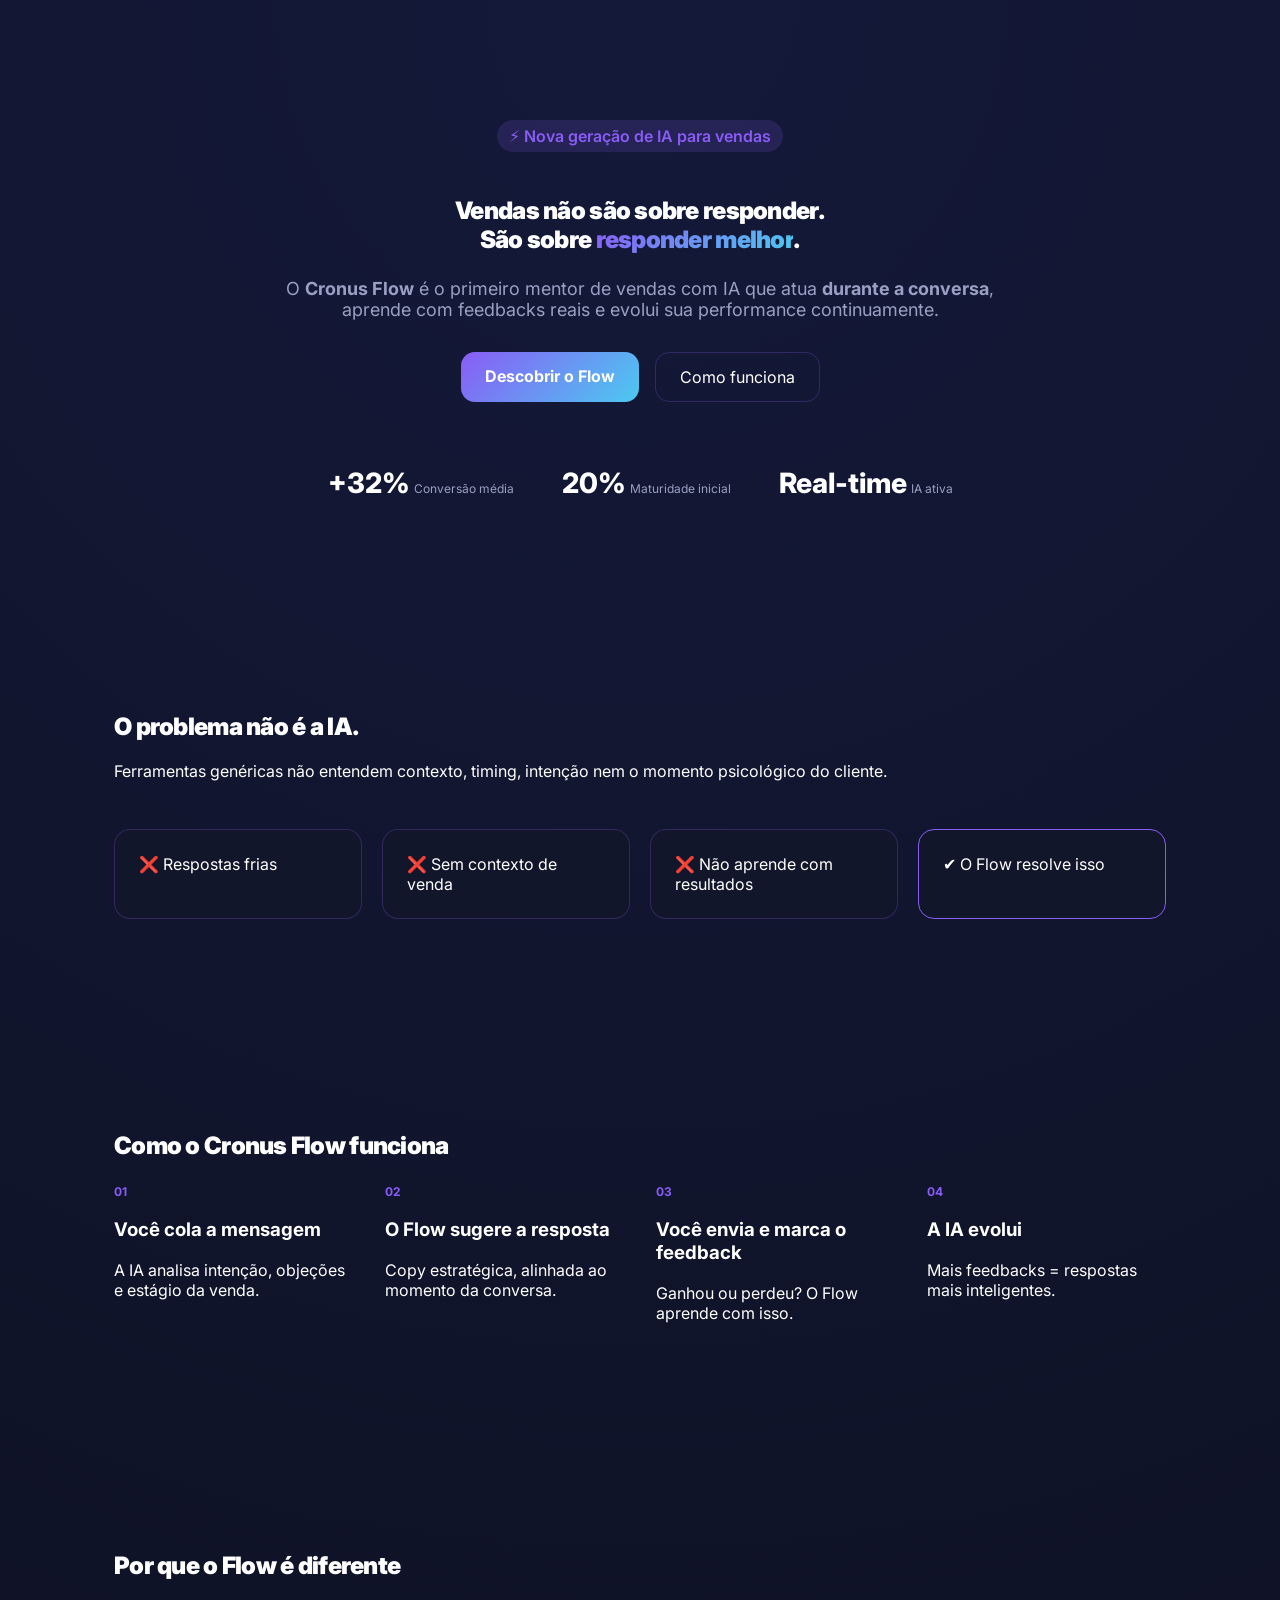
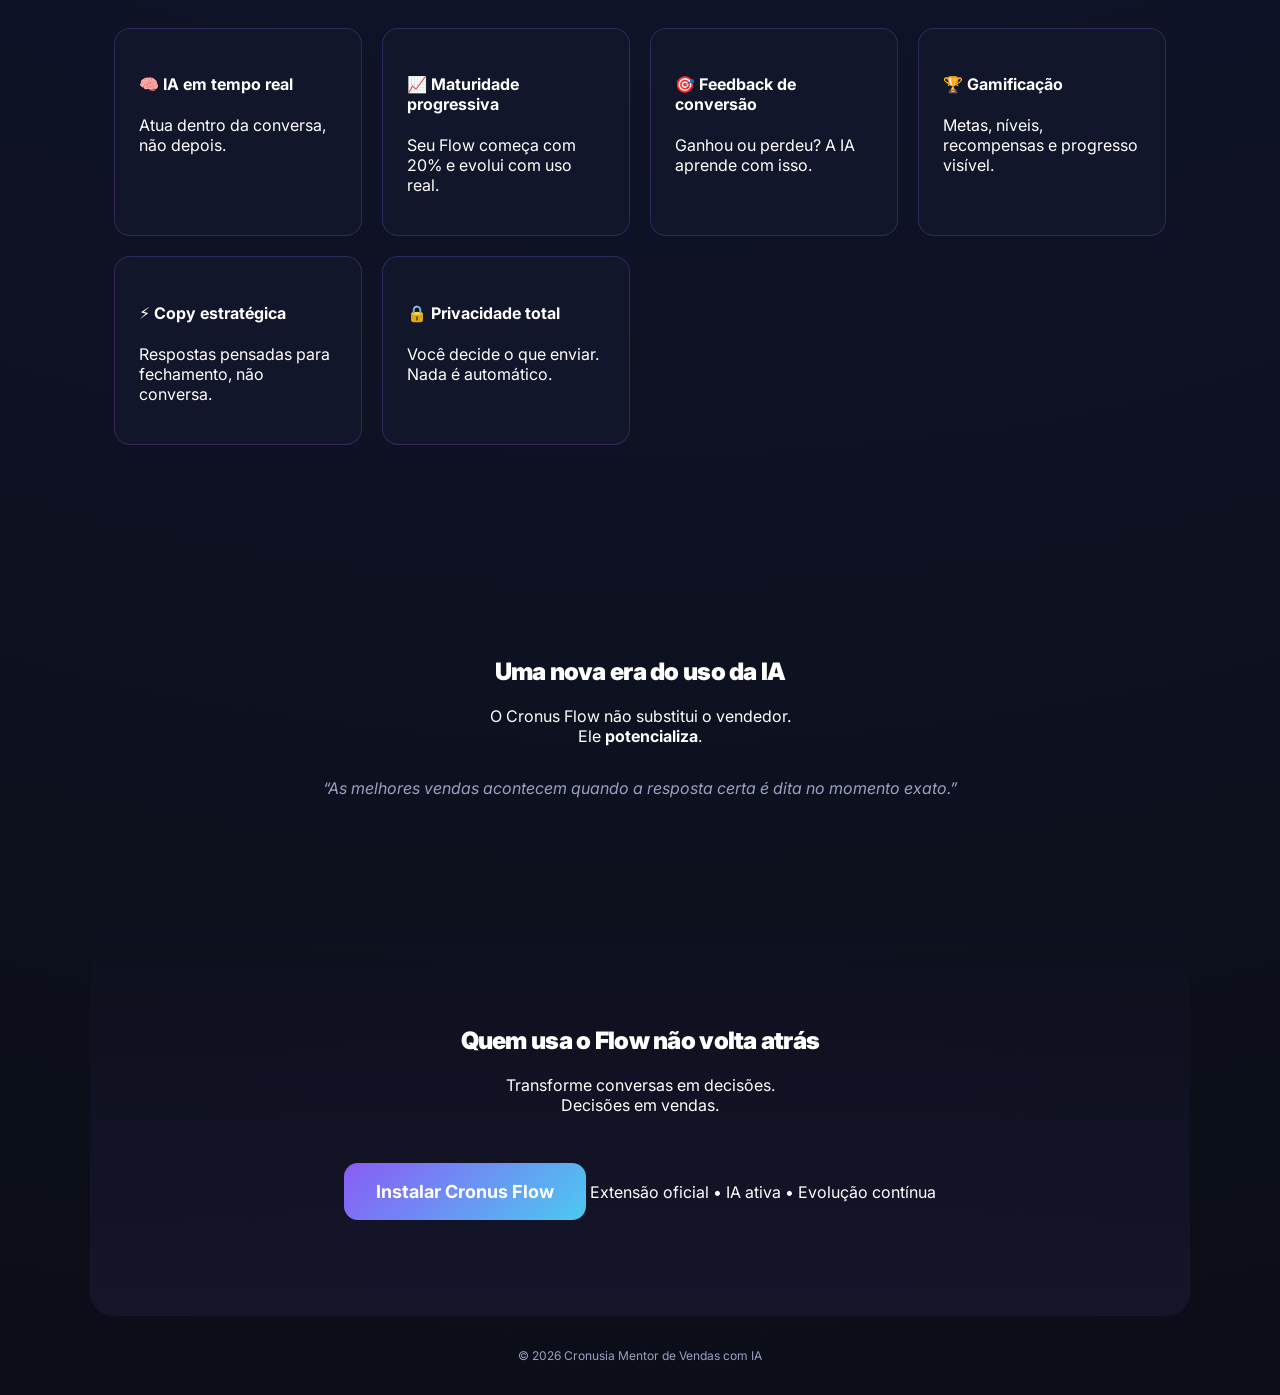
<file: flow/index.html>
<!DOCTYPE html>
<html lang="pt-BR" data-theme="dark">
<head>
  <meta charset="UTF-8" />
  <title>Cronus Flow — A Nova Era da Performance em Vendas</title>
  <meta name="viewport" content="width=device-width, initial-scale=1.0" />

  <meta name="description" content="Cronus Flow é o primeiro mentor de vendas com IA em tempo real. Aumente conversões, evolua com feedbacks e transforme conversas em vendas." />

  <link rel="stylesheet" href="flow.css" />
  <link rel="preconnect" href="https://fonts.googleapis.com">
  <link rel="preconnect" href="https://fonts.gstatic.com" crossorigin>
  <link href="https://fonts.googleapis.com/css2?family=Inter:wght@400;600;700;800;900&display=swap" rel="stylesheet">
  <link rel="icon" href="../assets/favicon-white.png">
</head>
<body>

  <!-- HERO -->
  <section class="hero">
    <div class="hero-content">
      <span class="badge">⚡ Nova geração de IA para vendas</span>
      <h1>
        Vendas não são sobre responder.<br />
        São sobre <span>responder melhor</span>.
      </h1>

      <p class="hero-subtitle">
        O <strong>Cronus Flow</strong> é o primeiro mentor de vendas com IA que
        atua <strong>durante a conversa</strong>, aprende com feedbacks reais
        e evolui sua performance continuamente.
      </p>

      <div class="hero-cta">
        <a href="#features" class="btn-primary">Descobrir o Flow</a>
        <a href="#how" class="btn-secondary">Como funciona</a>
      </div>

      <div class="hero-stats">
        <div class="stat">
          <span class="stat-number">+32%</span>
          <span class="stat-label">Conversão média</span>
        </div>
        <div class="stat">
          <span class="stat-number">20%</span>
          <span class="stat-label">Maturidade inicial</span>
        </div>
        <div class="stat">
          <span class="stat-number">Real-time</span>
          <span class="stat-label">IA ativa</span>
        </div>
      </div>
    </div>
  </section>

  <!-- PROBLEMA -->
  <section class="problem">
    <h2>O problema não é a IA.</h2>
    <p>
      Ferramentas genéricas não entendem contexto, timing,
      intenção nem o momento psicológico do cliente.
    </p>

    <div class="problem-grid">
      <div class="problem-card">❌ Respostas frias</div>
      <div class="problem-card">❌ Sem contexto de venda</div>
      <div class="problem-card">❌ Não aprende com resultados</div>
      <div class="problem-card highlight">✔ O Flow resolve isso</div>
    </div>
  </section>

  <!-- COMO FUNCIONA -->
  <section class="how" id="how">
    <h2>Como o Cronus Flow funciona</h2>

    <div class="steps">
      <div class="step">
        <span class="step-number">01</span>
        <h3>Você cola a mensagem</h3>
        <p>A IA analisa intenção, objeções e estágio da venda.</p>
      </div>

      <div class="step">
        <span class="step-number">02</span>
        <h3>O Flow sugere a resposta</h3>
        <p>Copy estratégica, alinhada ao momento da conversa.</p>
      </div>

      <div class="step">
        <span class="step-number">03</span>
        <h3>Você envia e marca o feedback</h3>
        <p>Ganhou ou perdeu? O Flow aprende com isso.</p>
      </div>

      <div class="step">
        <span class="step-number">04</span>
        <h3>A IA evolui</h3>
        <p>Mais feedbacks = respostas mais inteligentes.</p>
      </div>
    </div>
  </section>

  <!-- FEATURES -->
  <section class="features" id="features">
    <h2>Por que o Flow é diferente</h2>

    <div class="features-grid">
      <div class="feature-card">
        <h4>🧠 IA em tempo real</h4>
        <p>Atua dentro da conversa, não depois.</p>
      </div>

      <div class="feature-card">
        <h4>📈 Maturidade progressiva</h4>
        <p>Seu Flow começa com 20% e evolui com uso real.</p>
      </div>

      <div class="feature-card">
        <h4>🎯 Feedback de conversão</h4>
        <p>Ganhou ou perdeu? A IA aprende com isso.</p>
      </div>

      <div class="feature-card">
        <h4>🏆 Gamificação</h4>
        <p>Metas, níveis, recompensas e progresso visível.</p>
      </div>

      <div class="feature-card">
        <h4>⚡ Copy estratégica</h4>
        <p>Respostas pensadas para fechamento, não conversa.</p>
      </div>

      <div class="feature-card">
        <h4>🔒 Privacidade total</h4>
        <p>Você decide o que enviar. Nada é automático.</p>
      </div>
    </div>
  </section>

  <!-- VISÃO -->
  <section class="vision">
    <h2>Uma nova era do uso da IA</h2>
    <p>
      O Cronus Flow não substitui o vendedor.<br />
      Ele <strong>potencializa</strong>.
    </p>

    <p class="vision-quote">
      “As melhores vendas acontecem quando a resposta certa
      é dita no momento exato.”
    </p>
  </section>

  <!-- CTA FINAL -->
  <section class="final-cta">
    <h2>Quem usa o Flow não volta atrás</h2>
    <p>
      Transforme conversas em decisões.<br />
      Decisões em vendas.
    </p>

    <a href="#" class="btn-primary large">
      Instalar Cronus Flow
    </a>

    <span class="cta-note">
      Extensão oficial • IA ativa • Evolução contínua
    </span>
  </section>

  <!-- FOOTER -->
  <footer class="footer">
    <span>© 2026 Cronusia</span>
    <span>Mentor de Vendas com IA</span>
  </footer>

</body>
</html>
</file>
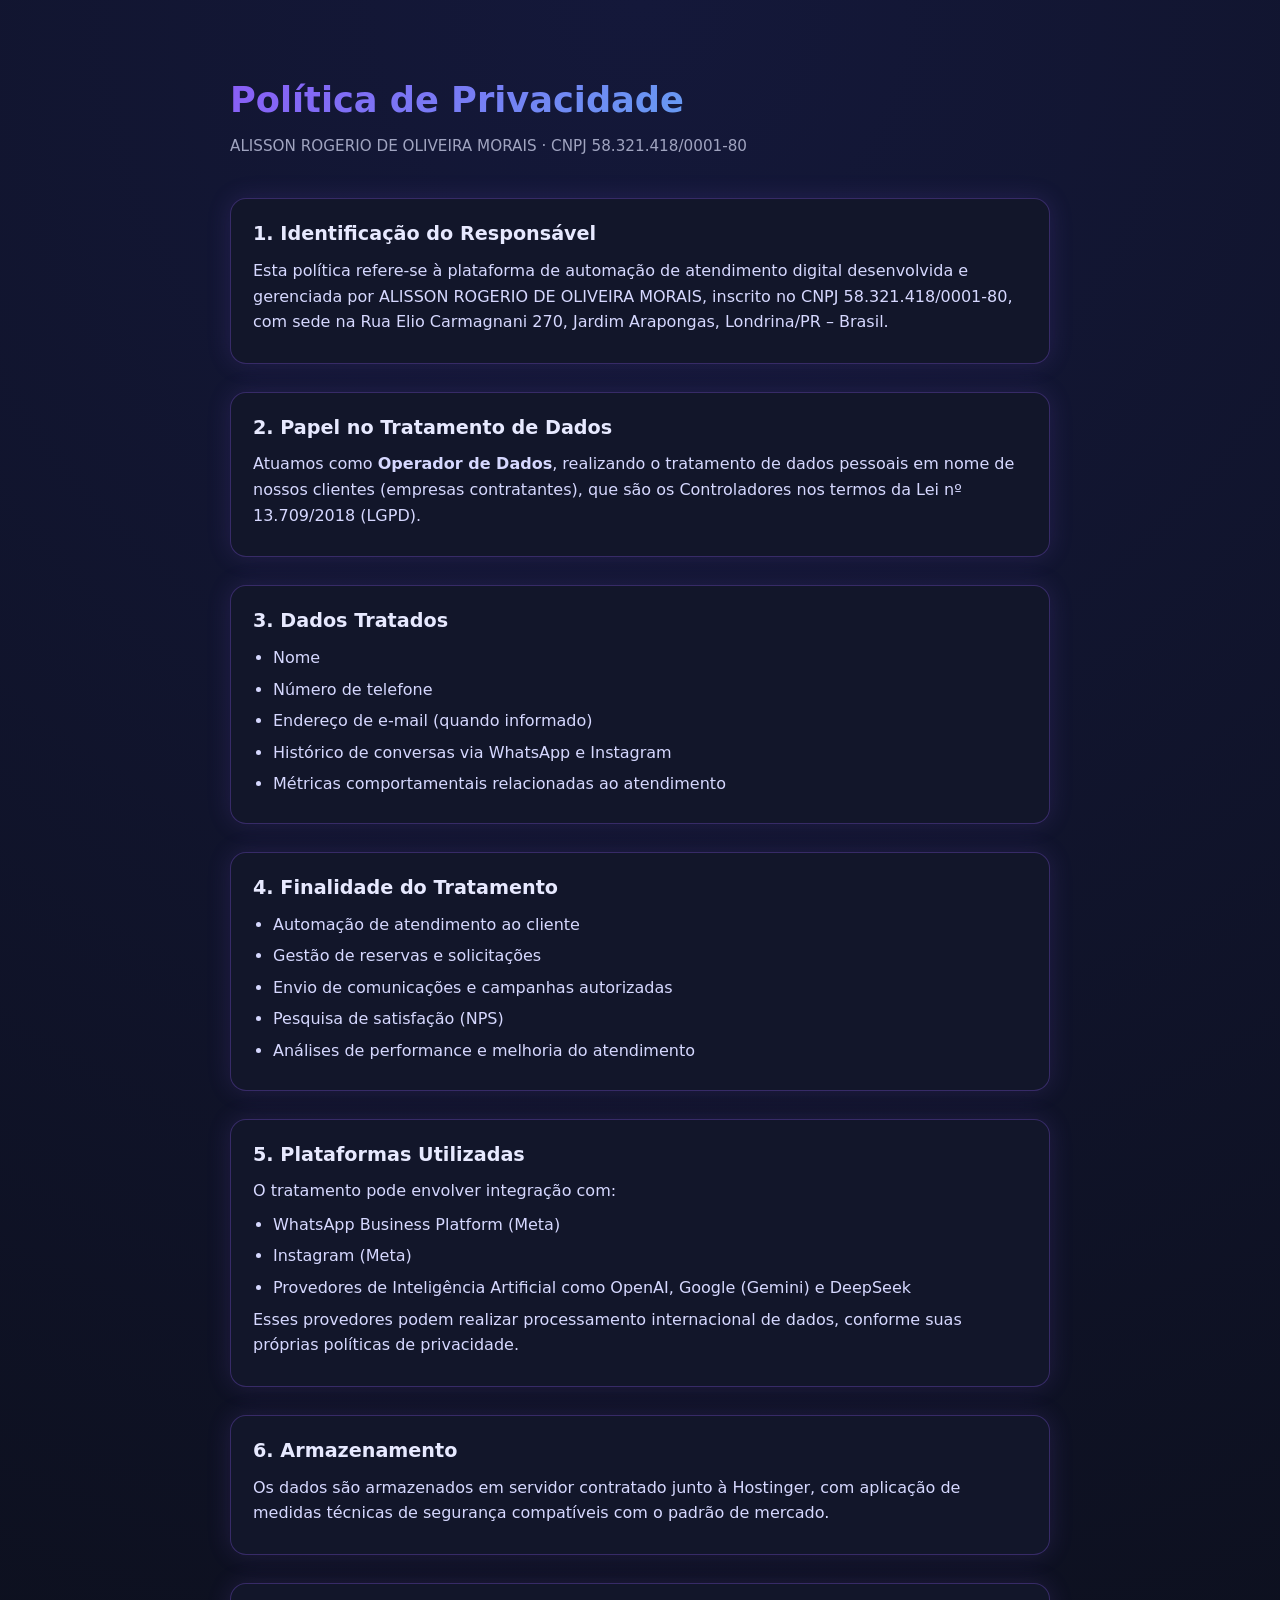
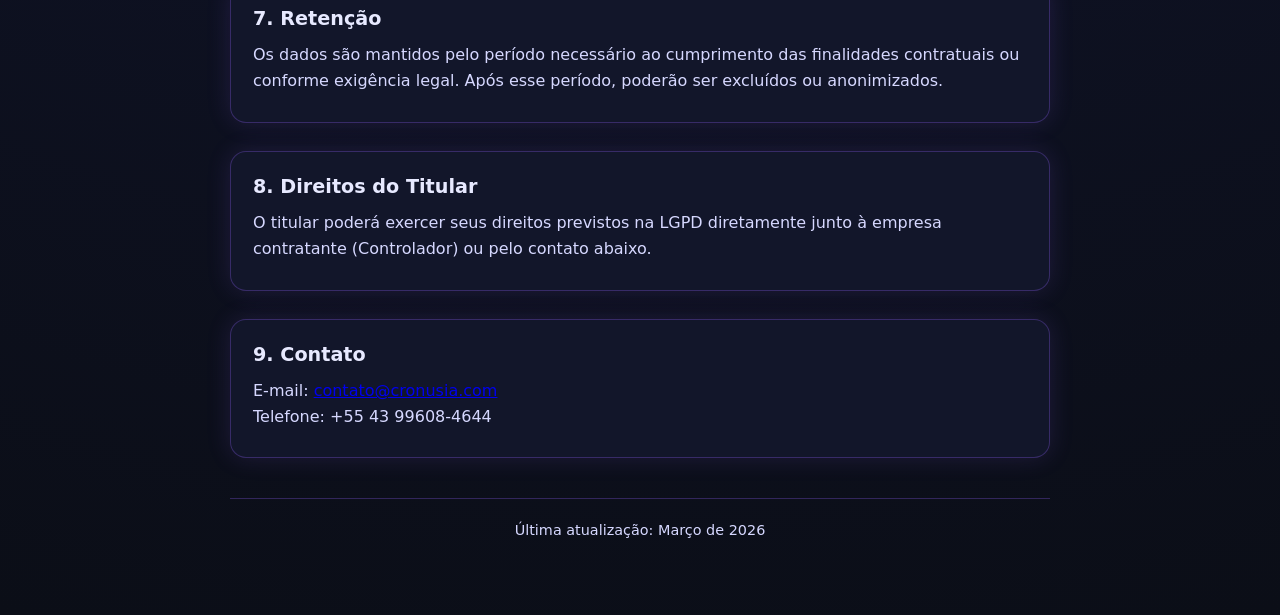
<file: privacy-akala/index.html>
<!DOCTYPE html>
<html lang="pt-BR">
<head>
  <meta charset="UTF-8" />
  <title>Política de Privacidade | Plataforma de Atendimento Digital</title>
  <meta name="viewport" content="width=device-width, initial-scale=1.0" />
  <meta name="description" content="Política de Privacidade referente à plataforma de automação de atendimento via WhatsApp e Instagram." />
  <link rel="stylesheet" href="privacy.css" />
</head>
<body>
  <main class="container">
    <header class="header">
      <h1>Política de Privacidade</h1>
      <p class="subtitle">ALISSON ROGERIO DE OLIVEIRA MORAIS · CNPJ 58.321.418/0001-80</p>
    </header>

    <section>
      <h2>1. Identificação do Responsável</h2>
      <p>
        Esta política refere-se à plataforma de automação de atendimento digital
        desenvolvida e gerenciada por ALISSON ROGERIO DE OLIVEIRA MORAIS,
        inscrito no CNPJ 58.321.418/0001-80, com sede na Rua Elio Carmagnani 270,
        Jardim Arapongas, Londrina/PR – Brasil.
      </p>
    </section>

    <section>
      <h2>2. Papel no Tratamento de Dados</h2>
      <p>
        Atuamos como <strong>Operador de Dados</strong>, realizando o tratamento
        de dados pessoais em nome de nossos clientes (empresas contratantes),
        que são os Controladores nos termos da Lei nº 13.709/2018 (LGPD).
      </p>
    </section>

    <section>
      <h2>3. Dados Tratados</h2>
      <ul>
        <li>Nome</li>
        <li>Número de telefone</li>
        <li>Endereço de e-mail (quando informado)</li>
        <li>Histórico de conversas via WhatsApp e Instagram</li>
        <li>Métricas comportamentais relacionadas ao atendimento</li>
      </ul>
    </section>

    <section>
      <h2>4. Finalidade do Tratamento</h2>
      <ul>
        <li>Automação de atendimento ao cliente</li>
        <li>Gestão de reservas e solicitações</li>
        <li>Envio de comunicações e campanhas autorizadas</li>
        <li>Pesquisa de satisfação (NPS)</li>
        <li>Análises de performance e melhoria do atendimento</li>
      </ul>
    </section>

    <section>
      <h2>5. Plataformas Utilizadas</h2>
      <p>
        O tratamento pode envolver integração com:
      </p>
      <ul>
        <li>WhatsApp Business Platform (Meta)</li>
        <li>Instagram (Meta)</li>
        <li>Provedores de Inteligência Artificial como OpenAI, Google (Gemini) e DeepSeek</li>
      </ul>
      <p>
        Esses provedores podem realizar processamento internacional de dados,
        conforme suas próprias políticas de privacidade.
      </p>
    </section>

    <section>
      <h2>6. Armazenamento</h2>
      <p>
        Os dados são armazenados em servidor contratado junto à Hostinger,
        com aplicação de medidas técnicas de segurança compatíveis com o
        padrão de mercado.
      </p>
    </section>

    <section>
      <h2>7. Retenção</h2>
      <p>
        Os dados são mantidos pelo período necessário ao cumprimento das
        finalidades contratuais ou conforme exigência legal. Após esse período,
        poderão ser excluídos ou anonimizados.
      </p>
    </section>

    <section>
      <h2>8. Direitos do Titular</h2>
      <p>
        O titular poderá exercer seus direitos previstos na LGPD diretamente
        junto à empresa contratante (Controlador) ou pelo contato abaixo.
      </p>
    </section>

    <section>
      <h2>9. Contato</h2>
      <p>
        E-mail: <a href="mailto:contato@cronusia.com">contato@cronusia.com</a><br/>
        Telefone: +55 43 99608-4644
      </p>
    </section>

    <footer class="footer">
      <p>Última atualização: Março de 2026</p>
    </footer>
  </main>
</body>
</html>
</file>
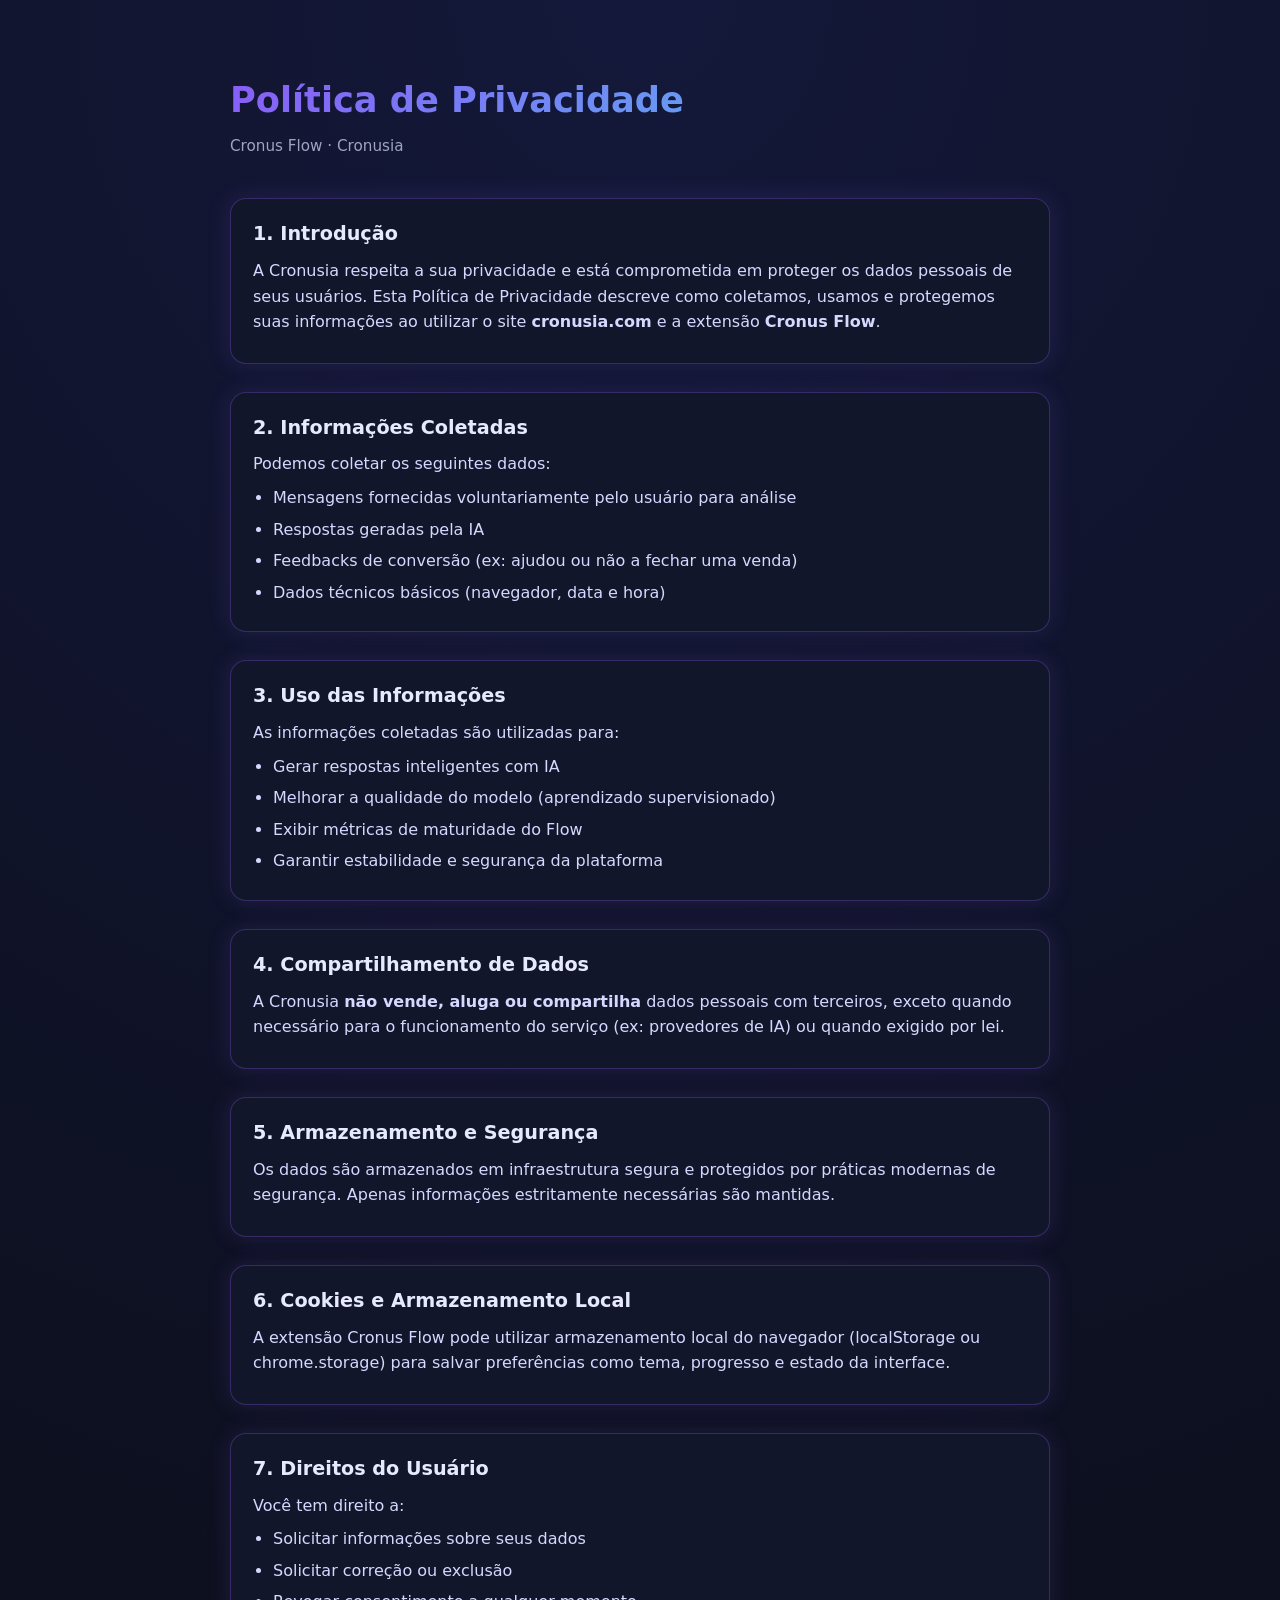
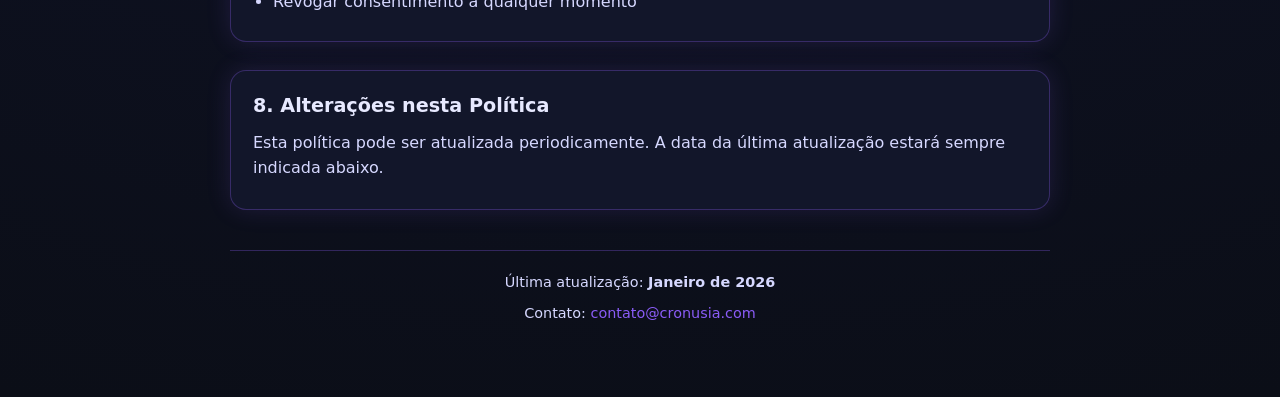
<file: privacy/index.html>
<!DOCTYPE html>
<html lang="pt-BR">
<head>
  <meta charset="UTF-8" />
  <title>Política de Privacidade | Cronusia</title>
  <meta name="viewport" content="width=device-width, initial-scale=1.0" />
  <meta name="description" content="Política de Privacidade da extensão Cronus Flow e do site Cronusia." />

  <link rel="stylesheet" href="privacy.css" />
</head>
<body>
  <main class="container">
    <header class="header">
      <h1>Política de Privacidade</h1>
      <p class="subtitle">Cronus Flow · Cronusia</p>
    </header>

    <section>
      <h2>1. Introdução</h2>
      <p>
        A Cronusia respeita a sua privacidade e está comprometida em proteger
        os dados pessoais de seus usuários. Esta Política de Privacidade
        descreve como coletamos, usamos e protegemos suas informações ao utilizar
        o site <strong>cronusia.com</strong> e a extensão <strong>Cronus Flow</strong>.
      </p>
    </section>

    <section>
      <h2>2. Informações Coletadas</h2>
      <p>Podemos coletar os seguintes dados:</p>
      <ul>
        <li>Mensagens fornecidas voluntariamente pelo usuário para análise</li>
        <li>Respostas geradas pela IA</li>
        <li>Feedbacks de conversão (ex: ajudou ou não a fechar uma venda)</li>
        <li>Dados técnicos básicos (navegador, data e hora)</li>
      </ul>
    </section>

    <section>
      <h2>3. Uso das Informações</h2>
      <p>As informações coletadas são utilizadas para:</p>
      <ul>
        <li>Gerar respostas inteligentes com IA</li>
        <li>Melhorar a qualidade do modelo (aprendizado supervisionado)</li>
        <li>Exibir métricas de maturidade do Flow</li>
        <li>Garantir estabilidade e segurança da plataforma</li>
      </ul>
    </section>

    <section>
      <h2>4. Compartilhamento de Dados</h2>
      <p>
        A Cronusia <strong>não vende, aluga ou compartilha</strong> dados pessoais
        com terceiros, exceto quando necessário para o funcionamento do serviço
        (ex: provedores de IA) ou quando exigido por lei.
      </p>
    </section>

    <section>
      <h2>5. Armazenamento e Segurança</h2>
      <p>
        Os dados são armazenados em infraestrutura segura e protegidos por
        práticas modernas de segurança. Apenas informações estritamente
        necessárias são mantidas.
      </p>
    </section>

    <section>
      <h2>6. Cookies e Armazenamento Local</h2>
      <p>
        A extensão Cronus Flow pode utilizar armazenamento local do navegador
        (localStorage ou chrome.storage) para salvar preferências como tema,
        progresso e estado da interface.
      </p>
    </section>

    <section>
      <h2>7. Direitos do Usuário</h2>
      <p>Você tem direito a:</p>
      <ul>
        <li>Solicitar informações sobre seus dados</li>
        <li>Solicitar correção ou exclusão</li>
        <li>Revogar consentimento a qualquer momento</li>
      </ul>
    </section>

    <section>
      <h2>8. Alterações nesta Política</h2>
      <p>
        Esta política pode ser atualizada periodicamente. A data da última
        atualização estará sempre indicada abaixo.
      </p>
    </section>

    <footer class="footer">
      <p>Última atualização: <strong>Janeiro de 2026</strong></p>
      <p>
        Contato:
        <a href="mailto:contato@cronusia.com">contato@cronusia.com</a>
      </p>
    </footer>
  </main>
</body>
</html>
</file>
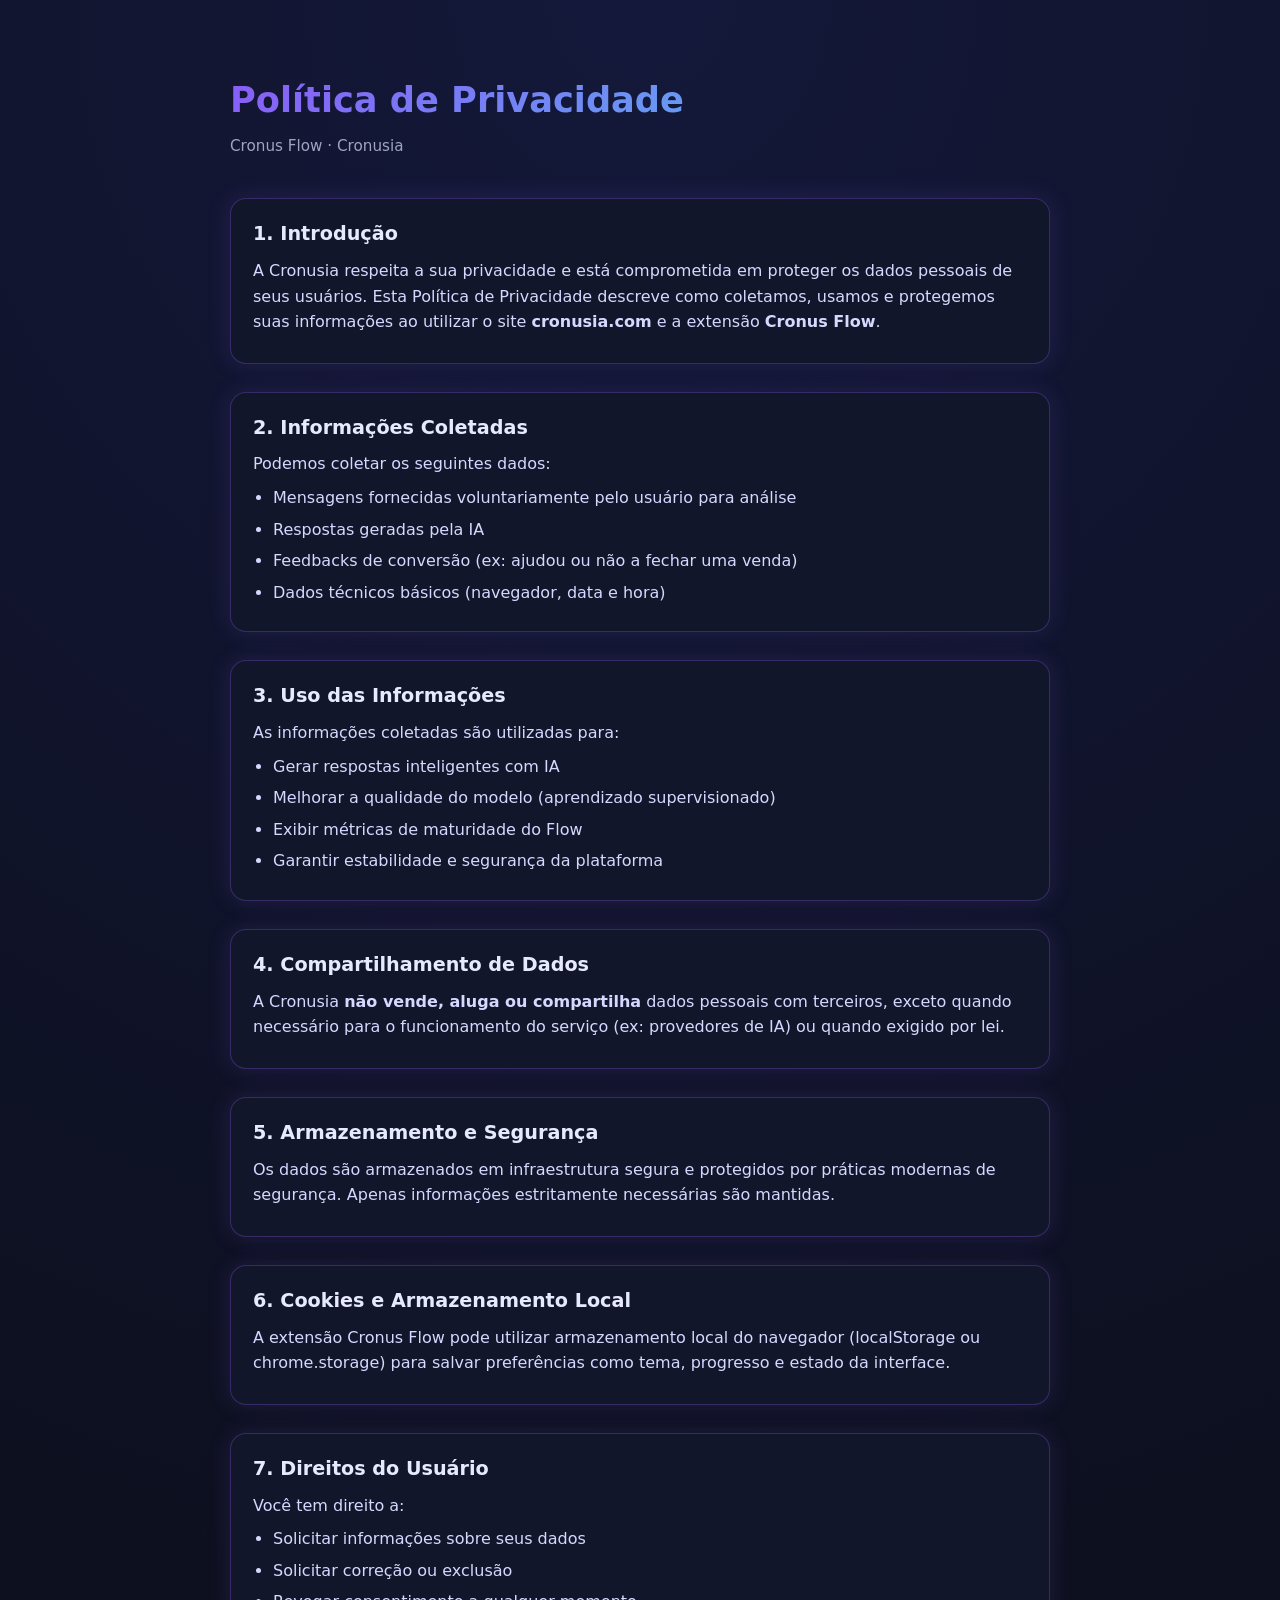
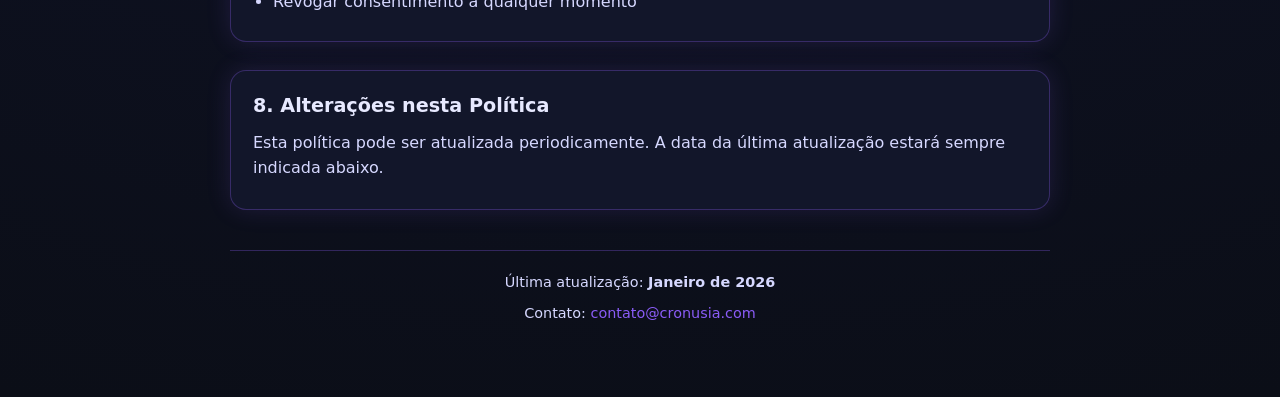
<file: privacy.html>
<!DOCTYPE html>
<html lang="pt-BR">
<head>
  <meta charset="UTF-8" />
  <title>Política de Privacidade | Cronusia</title>
  <meta name="viewport" content="width=device-width, initial-scale=1.0" />
  <meta name="description" content="Política de Privacidade da extensão Cronus Flow e do site Cronusia." />

  <link rel="stylesheet" href="/privacy.css" />
</head>
<body>
  <main class="container">
    <header class="header">
      <h1>Política de Privacidade</h1>
      <p class="subtitle">Cronus Flow · Cronusia</p>
    </header>

    <section>
      <h2>1. Introdução</h2>
      <p>
        A Cronusia respeita a sua privacidade e está comprometida em proteger
        os dados pessoais de seus usuários. Esta Política de Privacidade
        descreve como coletamos, usamos e protegemos suas informações ao utilizar
        o site <strong>cronusia.com</strong> e a extensão <strong>Cronus Flow</strong>.
      </p>
    </section>

    <section>
      <h2>2. Informações Coletadas</h2>
      <p>Podemos coletar os seguintes dados:</p>
      <ul>
        <li>Mensagens fornecidas voluntariamente pelo usuário para análise</li>
        <li>Respostas geradas pela IA</li>
        <li>Feedbacks de conversão (ex: ajudou ou não a fechar uma venda)</li>
        <li>Dados técnicos básicos (navegador, data e hora)</li>
      </ul>
    </section>

    <section>
      <h2>3. Uso das Informações</h2>
      <p>As informações coletadas são utilizadas para:</p>
      <ul>
        <li>Gerar respostas inteligentes com IA</li>
        <li>Melhorar a qualidade do modelo (aprendizado supervisionado)</li>
        <li>Exibir métricas de maturidade do Flow</li>
        <li>Garantir estabilidade e segurança da plataforma</li>
      </ul>
    </section>

    <section>
      <h2>4. Compartilhamento de Dados</h2>
      <p>
        A Cronusia <strong>não vende, aluga ou compartilha</strong> dados pessoais
        com terceiros, exceto quando necessário para o funcionamento do serviço
        (ex: provedores de IA) ou quando exigido por lei.
      </p>
    </section>

    <section>
      <h2>5. Armazenamento e Segurança</h2>
      <p>
        Os dados são armazenados em infraestrutura segura e protegidos por
        práticas modernas de segurança. Apenas informações estritamente
        necessárias são mantidas.
      </p>
    </section>

    <section>
      <h2>6. Cookies e Armazenamento Local</h2>
      <p>
        A extensão Cronus Flow pode utilizar armazenamento local do navegador
        (localStorage ou chrome.storage) para salvar preferências como tema,
        progresso e estado da interface.
      </p>
    </section>

    <section>
      <h2>7. Direitos do Usuário</h2>
      <p>Você tem direito a:</p>
      <ul>
        <li>Solicitar informações sobre seus dados</li>
        <li>Solicitar correção ou exclusão</li>
        <li>Revogar consentimento a qualquer momento</li>
      </ul>
    </section>

    <section>
      <h2>8. Alterações nesta Política</h2>
      <p>
        Esta política pode ser atualizada periodicamente. A data da última
        atualização estará sempre indicada abaixo.
      </p>
    </section>

    <footer class="footer">
      <p>Última atualização: <strong>Janeiro de 2026</strong></p>
      <p>
        Contato:
        <a href="mailto:contato@cronusia.com">contato@cronusia.com</a>
      </p>
    </footer>
  </main>
</body>
</html>
</file>
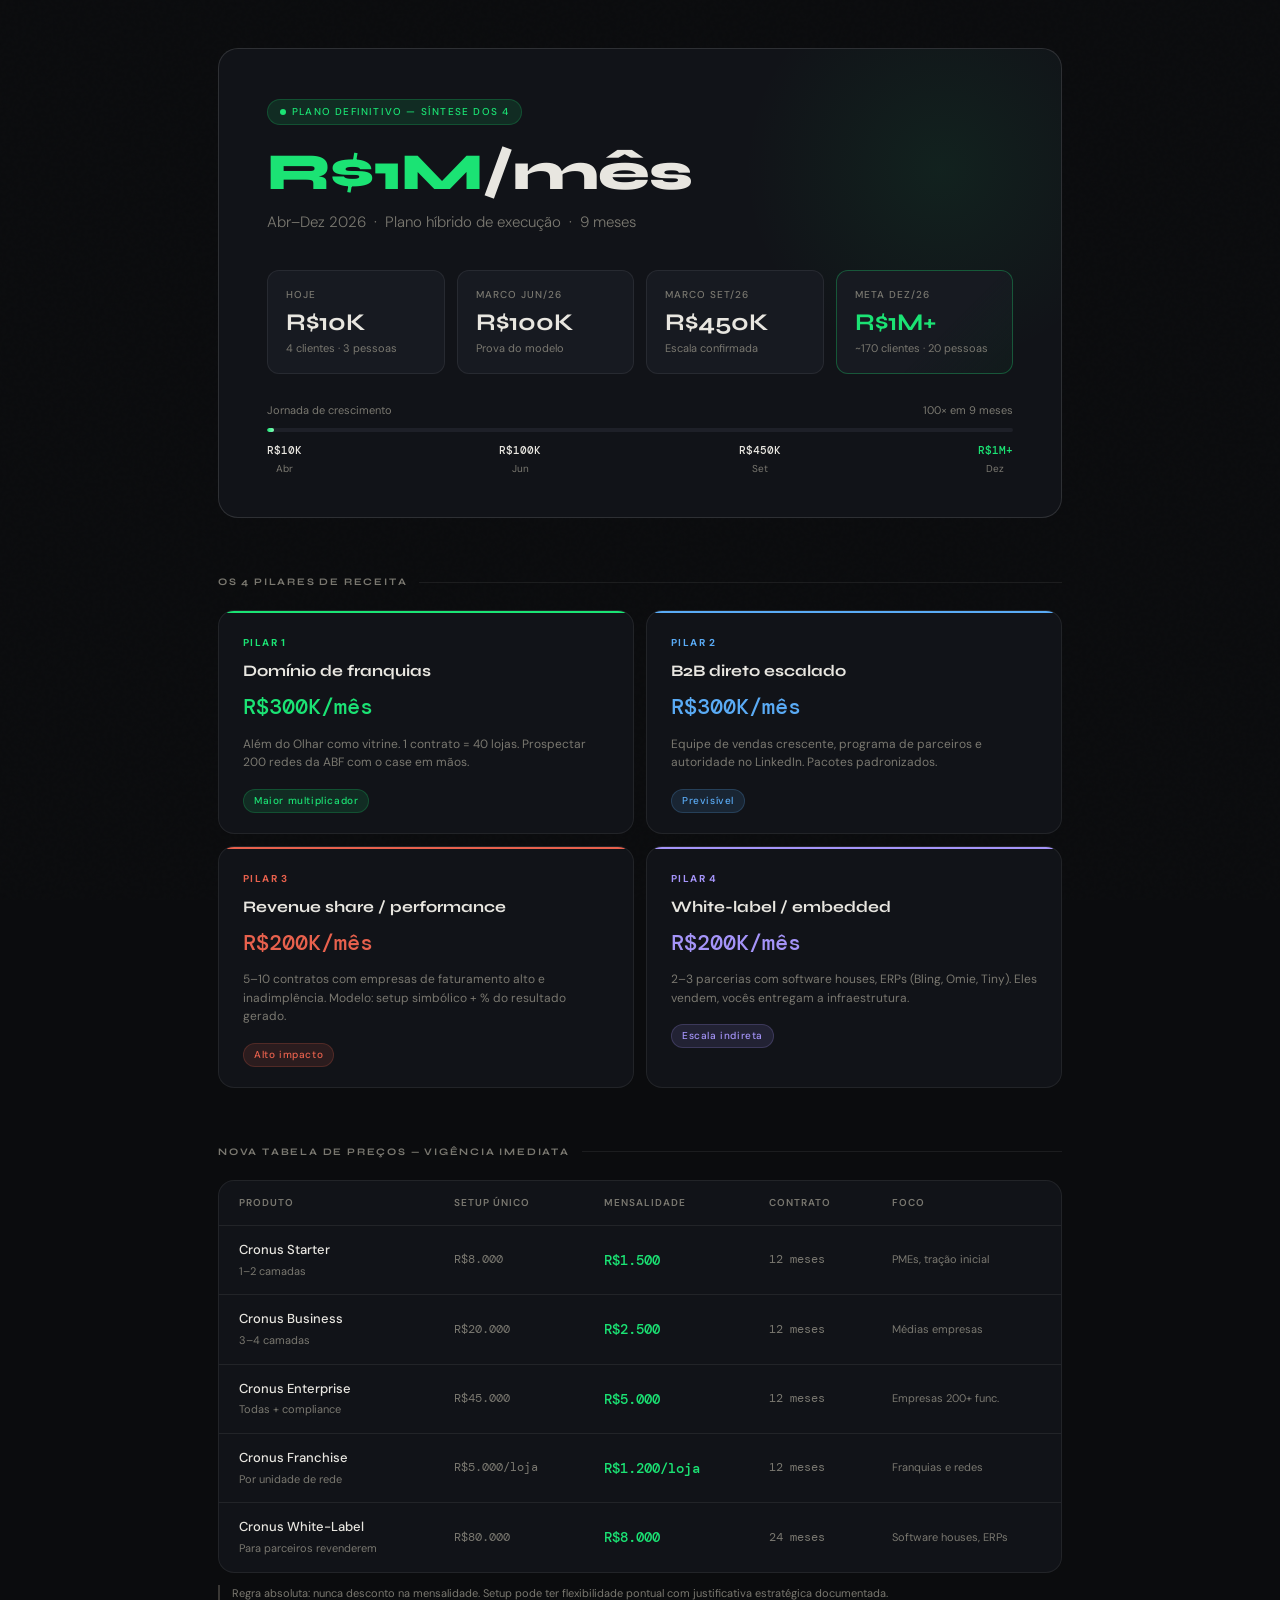
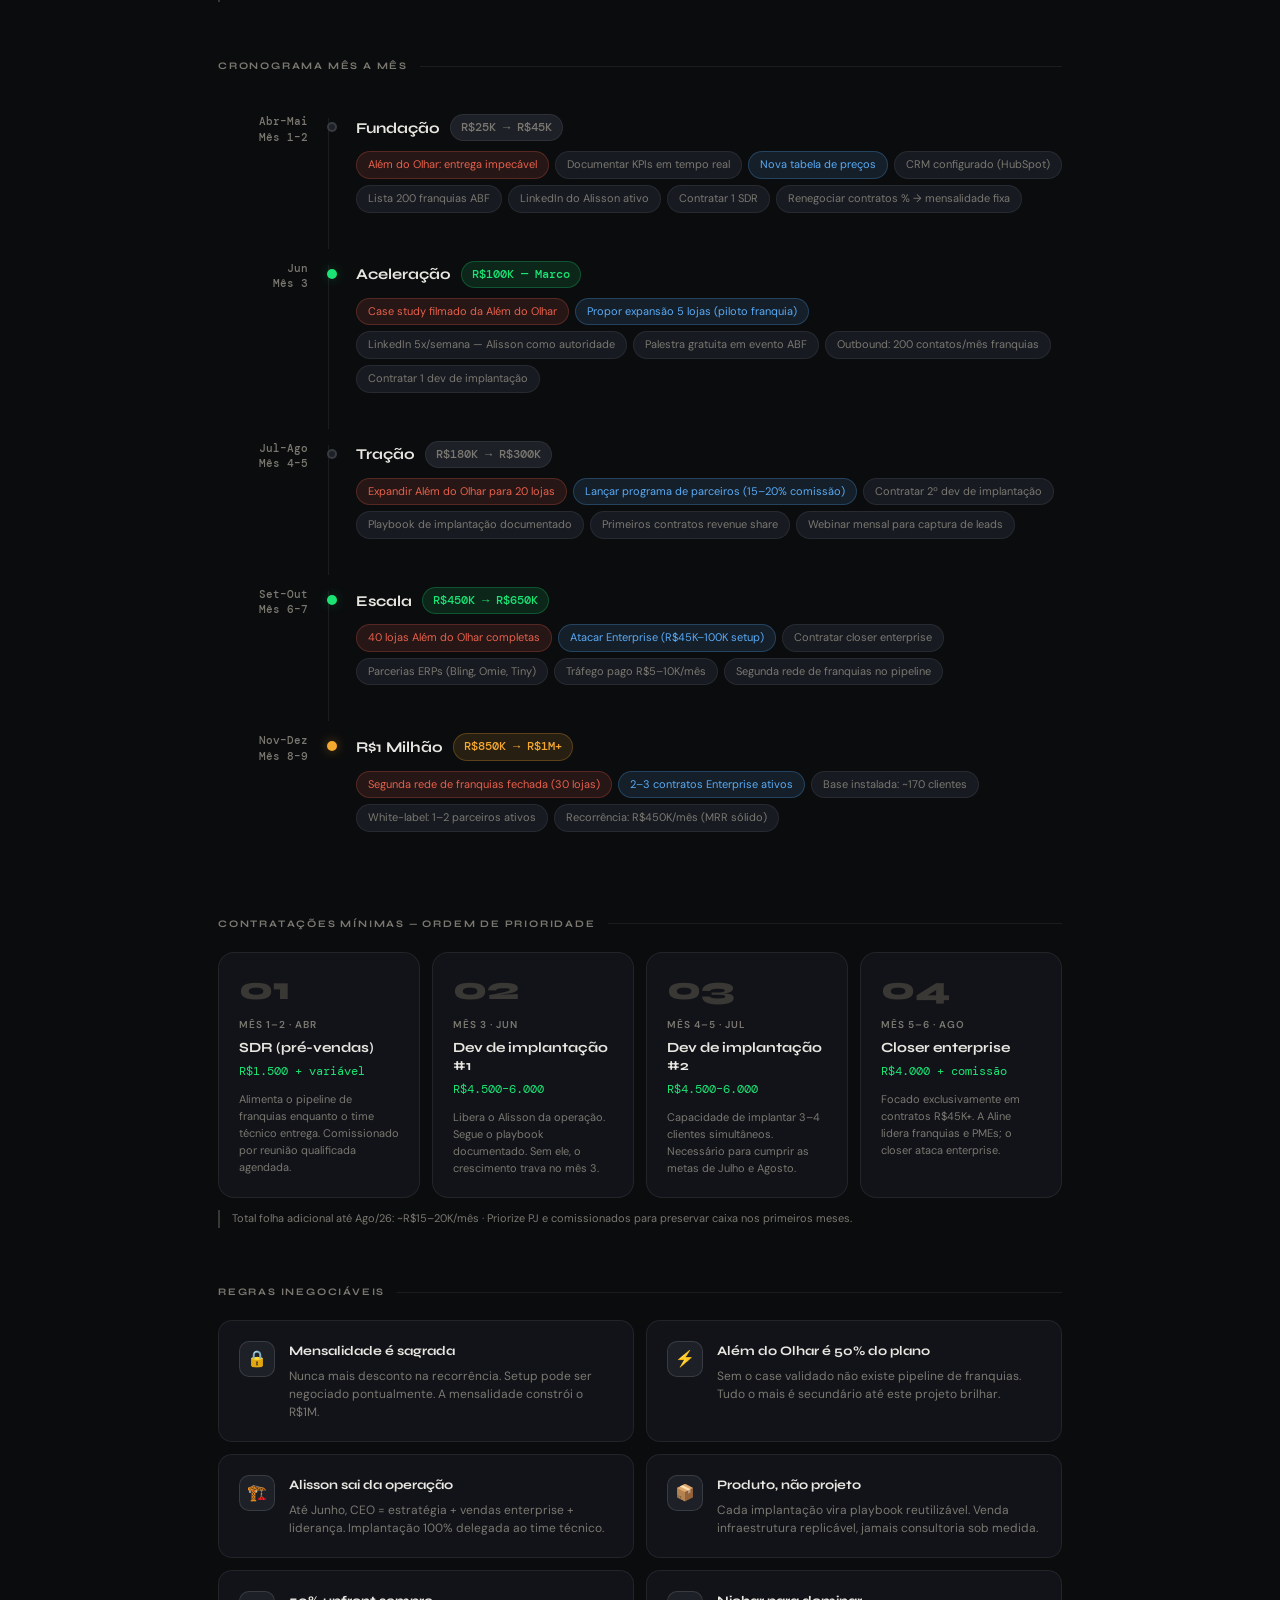
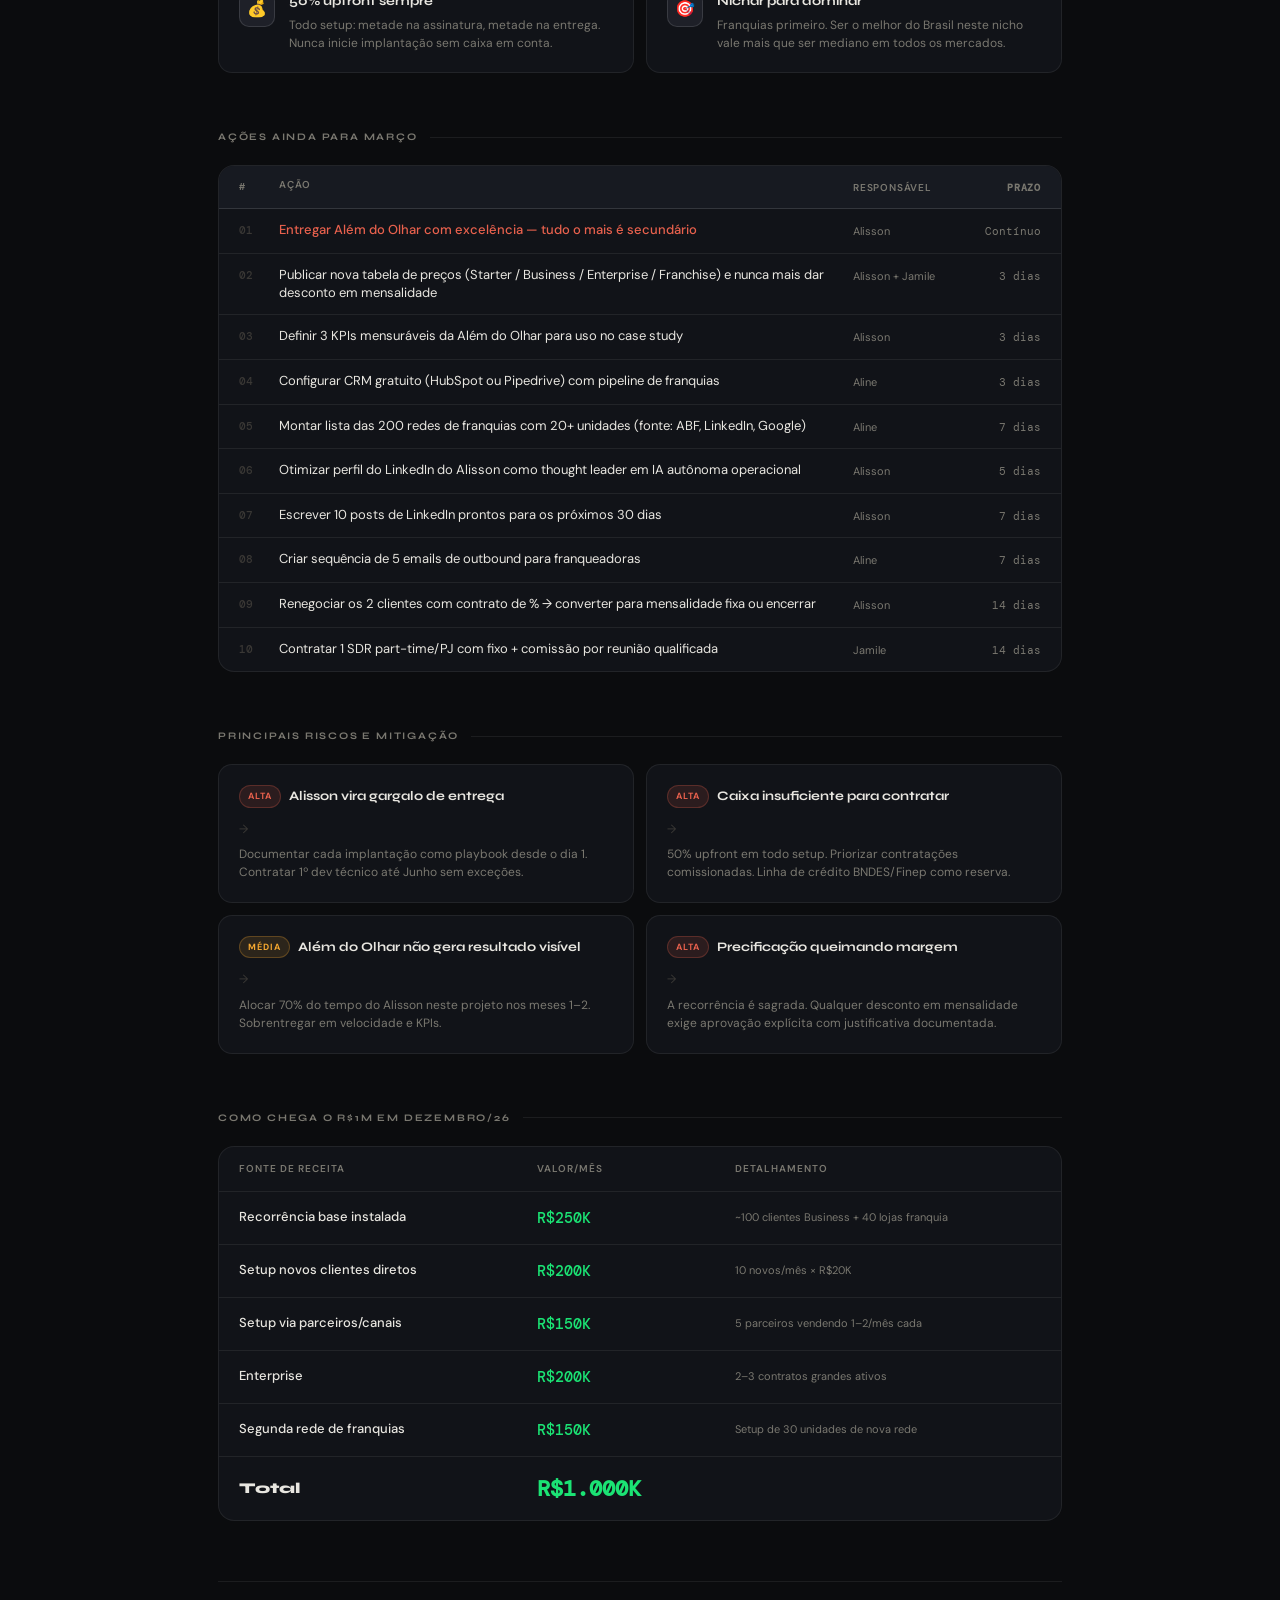
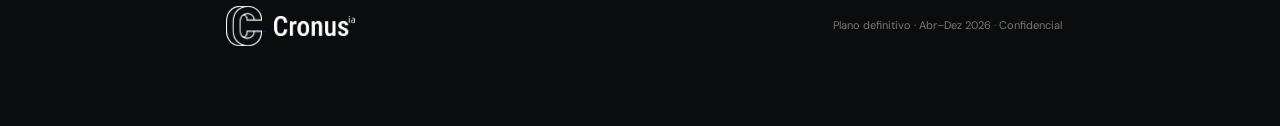
<file: 2026plan/plano_cronus_premium.html>
<!DOCTYPE html>
<html lang="pt-BR">
<head>
<meta charset="UTF-8">
<meta name="viewport" content="width=device-width, initial-scale=1.0">
<title>Cronus IA — Plano R$1M/mês</title>
<link rel="preconnect" href="https://fonts.googleapis.com">
<link href="https://fonts.googleapis.com/css2?family=Syne:wght@400;500;600;700;800&family=DM+Sans:wght@300;400;500&family=DM+Mono:wght@400;500&display=swap" rel="stylesheet">
<style>
:root {
  --bg:        #0B0C0E;
  --bg2:       #111318;
  --bg3:       #171A21;
  --bg4:       #1E2028;
  --border:    rgba(255,255,255,0.07);
  --border2:   rgba(255,255,255,0.12);
  --text:      #E8E6E0;
  --muted:     #7A7870;
  --faint:     #3A3835;
  --green:     #1BE374;
  --green-dim: rgba(27,227,116,0.12);
  --green-glow:rgba(27,227,116,0.25);
  --amber:     #F5A830;
  --amber-dim: rgba(245,168,48,0.12);
  --coral:     #E8614D;
  --coral-dim: rgba(232,97,77,0.12);
  --blue:      #5AABF5;
  --blue-dim:  rgba(90,171,245,0.12);
  --purple:    #A594F9;
  --purple-dim:rgba(165,148,249,0.12);
}

*, *::before, *::after { box-sizing: border-box; margin: 0; padding: 0; }

html { scroll-behavior: smooth; }

body {
  font-family: 'DM Sans', sans-serif;
  background: var(--bg);
  color: var(--text);
  line-height: 1.6;
  -webkit-font-smoothing: antialiased;
}

/* ── NOISE TEXTURE ── */
body::before {
  content: '';
  position: fixed; inset: 0;
  background-image: url("data:image/svg+xml,%3Csvg viewBox='0 0 256 256' xmlns='http://www.w3.org/2000/svg'%3E%3Cfilter id='n'%3E%3CfeTurbulence type='fractalNoise' baseFrequency='0.9' numOctaves='4' stitchTiles='stitch'/%3E%3C/filter%3E%3Crect width='100%25' height='100%25' filter='url(%23n)' opacity='0.03'/%3E%3C/svg%3E");
  pointer-events: none; z-index: 0; opacity: .4;
}

.page { max-width: 900px; margin: 0 auto; padding: 48px 28px 80px; position: relative; z-index: 1; }

/* ── SECTION HEADERS ── */
.section-label {
  display: flex; align-items: center; gap: 12px;
  font-family: 'Syne', sans-serif;
  font-size: 10px; font-weight: 700; letter-spacing: .18em; text-transform: uppercase;
  color: var(--muted);
  margin: 56px 0 20px;
}
.section-label::after { content: ''; flex: 1; height: 1px; background: var(--border); }
.section-label span { white-space: nowrap; }

/* ── HERO ── */
.hero {
  position: relative; overflow: hidden;
  background: var(--bg2);
  border: 1px solid var(--border2);
  border-radius: 20px;
  padding: 48px 48px 40px;
  margin-bottom: 8px;
}
.hero::before {
  content: '';
  position: absolute; top: -80px; right: -80px;
  width: 400px; height: 400px;
  background: radial-gradient(circle, rgba(27,227,116,0.07) 0%, transparent 70%);
  pointer-events: none;
}
.hero-eyebrow {
  display: inline-flex; align-items: center; gap: 6px;
  font-size: 10px; font-weight: 500; letter-spacing: .12em; text-transform: uppercase;
  color: var(--green);
  background: var(--green-dim);
  border: 1px solid rgba(27,227,116,0.2);
  padding: 4px 12px; border-radius: 99px;
  margin-bottom: 20px;
}
.hero-eyebrow::before { content: ''; width: 6px; height: 6px; border-radius: 50%; background: var(--green); animation: pulse 2s ease-in-out infinite; }
@keyframes pulse { 0%,100%{opacity:1;transform:scale(1)} 50%{opacity:.5;transform:scale(0.8)} }

.hero-title {
  font-family: 'Syne', sans-serif;
  font-size: clamp(32px, 5vw, 52px); font-weight: 800; line-height: 1.05;
  letter-spacing: -.02em;
  margin-bottom: 10px;
}
.hero-title .accent { color: var(--green); }
.hero-sub {
  font-size: 15px; color: var(--muted); margin-bottom: 36px;
  font-weight: 300;
}

.metrics-row { display: grid; grid-template-columns: repeat(4, 1fr); gap: 12px; }
.metric {
  background: var(--bg3);
  border: 1px solid var(--border);
  border-radius: 12px;
  padding: 16px 18px;
  position: relative; overflow: hidden;
  transition: border-color .2s;
}
.metric:hover { border-color: var(--border2); }
.metric.target {
  border-color: rgba(27,227,116,0.3);
  background: linear-gradient(135deg, var(--bg3) 60%, rgba(27,227,116,0.04));
}
.metric-label {
  font-size: 10px; font-weight: 500; letter-spacing: .1em; text-transform: uppercase;
  color: var(--muted); margin-bottom: 8px;
}
.metric-value {
  font-family: 'Syne', sans-serif;
  font-size: 24px; font-weight: 700; line-height: 1;
  margin-bottom: 5px;
}
.metric.target .metric-value { color: var(--green); }
.metric-sub { font-size: 11px; color: var(--muted); }

/* ── PROGRESS BAR ── */
.progress-section { margin-top: 28px; }
.progress-header { display: flex; justify-content: space-between; margin-bottom: 8px; }
.progress-header span { font-size: 11px; color: var(--muted); }
.progress-track {
  height: 4px; background: var(--bg4); border-radius: 2px; position: relative; overflow: hidden;
}
.progress-fill {
  height: 100%; background: linear-gradient(90deg, var(--green), #8BFFBB);
  border-radius: 2px; width: 1%;
  animation: fillBar 1.5s cubic-bezier(.16,1,.3,1) 0.5s forwards;
}
@keyframes fillBar { to { width: 1% } }
.progress-milestones {
  display: flex; justify-content: space-between; margin-top: 10px;
}
.milestone-tick { text-align: center; }
.milestone-tick .val { font-family: 'DM Mono', monospace; font-size: 11px; font-weight: 500; color: var(--text); }
.milestone-tick .lbl { font-size: 10px; color: var(--muted); margin-top: 2px; }

/* ── PILLARS ── */
.pillars-grid { display: grid; grid-template-columns: 1fr 1fr; gap: 12px; }
.pillar {
  background: var(--bg2);
  border: 1px solid var(--border);
  border-radius: 16px;
  padding: 24px 24px 20px;
  position: relative; overflow: hidden;
  transition: transform .2s, border-color .2s;
  cursor: default;
}
.pillar:hover { transform: translateY(-2px); border-color: var(--border2); }

.pillar-accent {
  position: absolute; top: 0; left: 0; right: 0; height: 2px;
}
.p1 .pillar-accent { background: var(--green); }
.p2 .pillar-accent { background: var(--blue); }
.p3 .pillar-accent { background: var(--coral); }
.p4 .pillar-accent { background: var(--purple); }

.pillar-num {
  font-size: 10px; font-weight: 700; letter-spacing: .14em; text-transform: uppercase;
  margin-bottom: 10px;
}
.p1 .pillar-num { color: var(--green); }
.p2 .pillar-num { color: var(--blue); }
.p3 .pillar-num { color: var(--coral); }
.p4 .pillar-num { color: var(--purple); }

.pillar-name {
  font-family: 'Syne', sans-serif;
  font-size: 16px; font-weight: 700; line-height: 1.25;
  margin-bottom: 8px;
}
.pillar-target {
  font-family: 'DM Mono', monospace;
  font-size: 22px; font-weight: 500;
  margin-bottom: 10px;
}
.p1 .pillar-target { color: var(--green); }
.p2 .pillar-target { color: var(--blue); }
.p3 .pillar-target { color: var(--coral); }
.p4 .pillar-target { color: var(--purple); }

.pillar-desc { font-size: 12px; color: var(--muted); line-height: 1.55; margin-bottom: 14px; }
.chip {
  display: inline-block;
  font-size: 10px; font-weight: 500; letter-spacing: .06em;
  padding: 3px 10px; border-radius: 99px;
}
.chip-green { background: var(--green-dim); color: var(--green); border: 1px solid rgba(27,227,116,0.2); }
.chip-blue  { background: var(--blue-dim);  color: var(--blue);  border: 1px solid rgba(90,171,245,0.2); }
.chip-coral { background: var(--coral-dim); color: var(--coral); border: 1px solid rgba(232,97,77,0.2); }
.chip-purple{ background: var(--purple-dim);color: var(--purple);border: 1px solid rgba(165,148,249,0.2); }

/* ── PRICING TABLE ── */
.table-wrap {
  background: var(--bg2);
  border: 1px solid var(--border);
  border-radius: 16px;
  overflow: hidden;
}
table { width: 100%; border-collapse: collapse; font-size: 13px; }
thead tr { border-bottom: 1px solid var(--border); }
th {
  font-size: 10px; font-weight: 600; letter-spacing: .1em; text-transform: uppercase;
  color: var(--muted);
  padding: 14px 20px; text-align: left;
}
td {
  padding: 14px 20px;
  border-bottom: 1px solid var(--border);
  vertical-align: middle;
}
tbody tr:last-child td { border-bottom: none; }
tbody tr { transition: background .15s; }
tbody tr:hover td { background: var(--bg3); }
.t-name { font-weight: 500; font-size: 13px; }
.t-sub  { font-size: 11px; color: var(--muted); margin-top: 2px; }
.t-setup { font-family: 'DM Mono', monospace; font-size: 12px; color: var(--muted); }
.t-mrr  { font-family: 'DM Mono', monospace; font-size: 14px; font-weight: 500; color: var(--green); }
.t-contract { font-family: 'DM Mono', monospace; font-size: 12px; color: var(--muted); }
.t-focus { font-size: 11px; color: var(--muted); }
.table-note {
  font-size: 11px; color: var(--muted);
  margin-top: 12px; padding: 0 4px;
  border-left: 2px solid var(--faint);
  padding-left: 12px;
}

/* ── TIMELINE ── */
.timeline { position: relative; }
.tl-phase {
  display: grid; grid-template-columns: 110px 1fr;
  gap: 0; position: relative;
  padding: 0 0 8px;
}
.tl-phase::before {
  content: '';
  position: absolute; left: 110px; top: 24px; bottom: -8px;
  width: 1px; background: var(--border);
}
.tl-phase:last-child::before { display: none; }

.tl-date {
  padding: 20px 20px 20px 0;
  font-family: 'DM Mono', monospace;
  font-size: 11px; font-weight: 500;
  color: var(--muted);
  text-align: right;
  line-height: 1.4;
}
.tl-body {
  padding: 20px 0 20px 28px;
  position: relative;
}
.tl-body::before {
  content: '';
  position: absolute; left: -1px; top: 28px;
  width: 10px; height: 10px; border-radius: 50%;
  background: var(--bg4); border: 2px solid var(--border2);
}
.tl-phase.milestone .tl-body::before {
  background: var(--green); border-color: var(--green);
  box-shadow: 0 0 12px var(--green-glow);
}
.tl-phase.final .tl-body::before {
  background: var(--amber); border-color: var(--amber);
  box-shadow: 0 0 12px rgba(245,168,48,0.4);
}

.tl-header { display: flex; align-items: center; gap: 10px; margin-bottom: 10px; flex-wrap: wrap; }
.tl-name {
  font-family: 'Syne', sans-serif;
  font-size: 15px; font-weight: 700;
}
.tl-revenue {
  font-family: 'DM Mono', monospace;
  font-size: 12px; font-weight: 500;
  background: var(--bg4);
  color: var(--muted);
  padding: 3px 10px; border-radius: 99px;
  border: 1px solid var(--border);
}
.tl-revenue.is-milestone {
  background: var(--green-dim); color: var(--green);
  border-color: rgba(27,227,116,0.25);
}
.tl-revenue.is-final {
  background: var(--amber-dim); color: var(--amber);
  border-color: rgba(245,168,48,0.25);
}

.pills { display: flex; flex-wrap: wrap; gap: 6px; }
.pill {
  font-size: 11px; font-weight: 400;
  padding: 4px 11px; border-radius: 99px;
  background: var(--bg3);
  border: 1px solid var(--border);
  color: var(--muted);
  transition: border-color .2s;
}
.pill:hover { border-color: var(--border2); color: var(--text); }
.pill.urgent {
  background: var(--coral-dim); color: var(--coral);
  border-color: rgba(232,97,77,0.25);
}
.pill.key {
  background: var(--blue-dim); color: var(--blue);
  border-color: rgba(90,171,245,0.25);
}

/* ── HIRING ── */
.hiring-grid { display: grid; grid-template-columns: repeat(4, 1fr); gap: 12px; }
.hire-card {
  background: var(--bg2);
  border: 1px solid var(--border);
  border-radius: 16px;
  padding: 20px;
  transition: transform .2s, border-color .2s;
}
.hire-card:hover { transform: translateY(-2px); border-color: var(--border2); }
.hire-seq {
  font-family: 'Syne', sans-serif;
  font-size: 32px; font-weight: 800;
  color: var(--faint); line-height: 1;
  margin-bottom: 12px;
}
.hire-month { font-size: 10px; font-weight: 600; letter-spacing: .1em; text-transform: uppercase; color: var(--muted); margin-bottom: 6px; }
.hire-role { font-family: 'Syne', sans-serif; font-size: 14px; font-weight: 700; margin-bottom: 5px; line-height: 1.3; }
.hire-cost { font-family: 'DM Mono', monospace; font-size: 12px; color: var(--green); margin-bottom: 10px; }
.hire-why { font-size: 11px; color: var(--muted); line-height: 1.55; }
.hiring-note {
  margin-top: 12px;
  font-size: 11px; color: var(--muted);
  border-left: 2px solid var(--faint);
  padding-left: 12px;
}

/* ── RULES ── */
.rules-grid { display: grid; grid-template-columns: 1fr 1fr; gap: 12px; }
.rule-card {
  background: var(--bg2);
  border: 1px solid var(--border);
  border-radius: 14px;
  padding: 20px;
  display: flex; gap: 14px;
  transition: border-color .2s;
}
.rule-card:hover { border-color: var(--border2); }
.rule-icon-wrap {
  width: 36px; height: 36px; border-radius: 10px;
  background: var(--bg4); border: 1px solid var(--border2);
  display: flex; align-items: center; justify-content: center;
  flex-shrink: 0; font-size: 16px;
}
.rule-body { flex: 1; }
.rule-title { font-family: 'Syne', sans-serif; font-size: 13px; font-weight: 700; margin-bottom: 5px; }
.rule-desc { font-size: 12px; color: var(--muted); line-height: 1.5; }

/* ── ACTIONS 14 DAYS ── */
.actions-table { width: 100%; }
.actions-table .at-row {
  display: grid; grid-template-columns: 32px 1fr 100px 80px;
  gap: 8px; align-items: start;
  padding: 12px 20px;
  border-bottom: 1px solid var(--border);
  transition: background .15s;
}
.actions-table .at-row:last-child { border-bottom: none; }
.actions-table .at-row:hover { background: var(--bg3); }
.at-num {
  font-family: 'DM Mono', monospace;
  font-size: 11px; font-weight: 500;
  color: var(--faint); padding-top: 1px;
}
.at-desc { font-size: 13px; line-height: 1.4; }
.at-desc.critical { color: var(--coral); font-weight: 500; }
.at-owner { font-size: 11px; color: var(--muted); padding-top: 2px; }
.at-days {
  font-family: 'DM Mono', monospace;
  font-size: 11px; color: var(--muted);
  padding-top: 2px; text-align: right;
}

/* ── RISKS ── */
.risks-grid { display: grid; grid-template-columns: 1fr 1fr; gap: 12px; }
.risk-card {
  background: var(--bg2);
  border: 1px solid var(--border);
  border-radius: 14px;
  padding: 20px;
}
.risk-header { display: flex; align-items: center; gap: 8px; margin-bottom: 12px; }
.risk-badge {
  font-size: 9px; font-weight: 700; letter-spacing: .1em; text-transform: uppercase;
  padding: 3px 8px; border-radius: 99px;
}
.r-alta  { background: var(--coral-dim); color: var(--coral); border: 1px solid rgba(232,97,77,0.25); }
.r-media { background: var(--amber-dim); color: var(--amber); border: 1px solid rgba(245,168,48,0.25); }
.risk-title { font-family: 'Syne', sans-serif; font-size: 13px; font-weight: 700; }
.risk-arrow { font-size: 12px; color: var(--faint); margin: 4px 0 6px; }
.risk-mit { font-size: 12px; color: var(--muted); line-height: 1.55; }

/* ── FINAL TABLE ── */
.final-table-wrap {
  background: var(--bg2);
  border: 1px solid var(--border);
  border-radius: 16px; overflow: hidden;
}
.final-table-wrap table { font-size: 13px; }
.ft-name { font-weight: 500; }
.ft-val {
  font-family: 'DM Mono', monospace;
  font-size: 15px; font-weight: 500; color: var(--green);
}
.ft-total td { border-top: 1px solid var(--border2) !important; }
.ft-total .ft-name { font-family: 'Syne', sans-serif; font-size: 15px; font-weight: 800; }
.ft-total .ft-val { font-size: 20px; }
.ft-detail { font-size: 11px; color: var(--muted); }

/* ── FOOTER ── */
.footer {
  margin-top: 60px;
  padding-top: 24px;
  border-top: 1px solid var(--border);
  display: flex; justify-content: space-between; align-items: center;
  flex-wrap: wrap; gap: 12px;
}
.footer-brand {
  font-family: 'Syne', sans-serif;
  font-size: 14px; font-weight: 800;
  color: var(--green);
}
.footer-text { font-size: 11px; color: var(--muted); }

/* ── RESPONSIVE ── */
@media (max-width: 680px) {
  .page { padding: 24px 16px 60px; }
  .hero { padding: 28px 24px; }
  .metrics-row { grid-template-columns: 1fr 1fr; }
  .pillars-grid { grid-template-columns: 1fr; }
  .hiring-grid { grid-template-columns: 1fr 1fr; }
  .rules-grid { grid-template-columns: 1fr; }
  .risks-grid { grid-template-columns: 1fr; }
  .tl-phase { grid-template-columns: 70px 1fr; }
  .actions-table .at-row { grid-template-columns: 28px 1fr; }
  .at-owner, .at-days { display: none; }
  th:nth-child(n+4), td:nth-child(n+4) { display: none; }
}

/* ── ANIMATIONS ── */
@keyframes fadeUp {
  from { opacity: 0; transform: translateY(16px); }
  to   { opacity: 1; transform: translateY(0); }
}
.hero { animation: fadeUp .6s cubic-bezier(.16,1,.3,1) both; }
.section-label { animation: fadeUp .5s cubic-bezier(.16,1,.3,1) .1s both; }
</style>
</head>
<body>
<div class="page">

  <!-- ══ HERO ══ -->
  <div class="hero">
    <div class="hero-eyebrow">Plano definitivo — síntese dos 4</div>
    <h1 class="hero-title"><span class="accent">R$1M</span>/mês</h1>
    <p class="hero-sub">Abr–Dez 2026 &nbsp;·&nbsp; Plano híbrido de execução &nbsp;·&nbsp; 9 meses</p>

    <div class="metrics-row">
      <div class="metric">
        <div class="metric-label">Hoje</div>
        <div class="metric-value">R$10K</div>
        <div class="metric-sub">4 clientes · 3 pessoas</div>
      </div>
      <div class="metric">
        <div class="metric-label">Marco Jun/26</div>
        <div class="metric-value">R$100K</div>
        <div class="metric-sub">Prova do modelo</div>
      </div>
      <div class="metric">
        <div class="metric-label">Marco Set/26</div>
        <div class="metric-value">R$450K</div>
        <div class="metric-sub">Escala confirmada</div>
      </div>
      <div class="metric target">
        <div class="metric-label">Meta Dez/26</div>
        <div class="metric-value">R$1M+</div>
        <div class="metric-sub">~170 clientes · 20 pessoas</div>
      </div>
    </div>

    <div class="progress-section">
      <div class="progress-header">
        <span>Jornada de crescimento</span>
        <span>100× em 9 meses</span>
      </div>
      <div class="progress-track">
        <div class="progress-fill" id="pBar"></div>
      </div>
      <div class="progress-milestones">
        <div class="milestone-tick"><div class="val">R$10K</div><div class="lbl">Abr</div></div>
        <div class="milestone-tick"><div class="val">R$100K</div><div class="lbl">Jun</div></div>
        <div class="milestone-tick"><div class="val">R$450K</div><div class="lbl">Set</div></div>
        <div class="milestone-tick"><div class="val" style="color:var(--green)">R$1M+</div><div class="lbl">Dez</div></div>
      </div>
    </div>
  </div>

  <!-- ══ PILARES ══ -->
  <div class="section-label"><span>Os 4 pilares de receita</span></div>
  <div class="pillars-grid">
    <div class="pillar p1">
      <div class="pillar-accent"></div>
      <div class="pillar-num">Pilar 1</div>
      <div class="pillar-name">Domínio de franquias</div>
      <div class="pillar-target">R$300K/mês</div>
      <div class="pillar-desc">Além do Olhar como vitrine. 1 contrato = 40 lojas. Prospectar 200 redes da ABF com o case em mãos.</div>
      <span class="chip chip-green">Maior multiplicador</span>
    </div>
    <div class="pillar p2">
      <div class="pillar-accent"></div>
      <div class="pillar-num">Pilar 2</div>
      <div class="pillar-name">B2B direto escalado</div>
      <div class="pillar-target">R$300K/mês</div>
      <div class="pillar-desc">Equipe de vendas crescente, programa de parceiros e autoridade no LinkedIn. Pacotes padronizados.</div>
      <span class="chip chip-blue">Previsível</span>
    </div>
    <div class="pillar p3">
      <div class="pillar-accent"></div>
      <div class="pillar-num">Pilar 3</div>
      <div class="pillar-name">Revenue share / performance</div>
      <div class="pillar-target">R$200K/mês</div>
      <div class="pillar-desc">5–10 contratos com empresas de faturamento alto e inadimplência. Modelo: setup simbólico + % do resultado gerado.</div>
      <span class="chip chip-coral">Alto impacto</span>
    </div>
    <div class="pillar p4">
      <div class="pillar-accent"></div>
      <div class="pillar-num">Pilar 4</div>
      <div class="pillar-name">White-label / embedded</div>
      <div class="pillar-target">R$200K/mês</div>
      <div class="pillar-desc">2–3 parcerias com software houses, ERPs (Bling, Omie, Tiny). Eles vendem, vocês entregam a infraestrutura.</div>
      <span class="chip chip-purple">Escala indireta</span>
    </div>
  </div>

  <!-- ══ PRECIFICAÇÃO ══ -->
  <div class="section-label"><span>Nova tabela de preços — vigência imediata</span></div>
  <div class="table-wrap">
    <table>
      <thead>
        <tr>
          <th>Produto</th>
          <th>Setup único</th>
          <th>Mensalidade</th>
          <th>Contrato</th>
          <th>Foco</th>
        </tr>
      </thead>
      <tbody>
        <tr>
          <td><div class="t-name">Cronus Starter</div><div class="t-sub">1–2 camadas</div></td>
          <td class="t-setup">R$8.000</td>
          <td class="t-mrr">R$1.500</td>
          <td class="t-contract">12 meses</td>
          <td class="t-focus">PMEs, tração inicial</td>
        </tr>
        <tr>
          <td><div class="t-name">Cronus Business</div><div class="t-sub">3–4 camadas</div></td>
          <td class="t-setup">R$20.000</td>
          <td class="t-mrr">R$2.500</td>
          <td class="t-contract">12 meses</td>
          <td class="t-focus">Médias empresas</td>
        </tr>
        <tr>
          <td><div class="t-name">Cronus Enterprise</div><div class="t-sub">Todas + compliance</div></td>
          <td class="t-setup">R$45.000</td>
          <td class="t-mrr">R$5.000</td>
          <td class="t-contract">12 meses</td>
          <td class="t-focus">Empresas 200+ func.</td>
        </tr>
        <tr>
          <td><div class="t-name">Cronus Franchise</div><div class="t-sub">Por unidade de rede</div></td>
          <td class="t-setup">R$5.000/loja</td>
          <td class="t-mrr">R$1.200/loja</td>
          <td class="t-contract">12 meses</td>
          <td class="t-focus">Franquias e redes</td>
        </tr>
        <tr>
          <td><div class="t-name">Cronus White-Label</div><div class="t-sub">Para parceiros revenderem</div></td>
          <td class="t-setup">R$80.000</td>
          <td class="t-mrr">R$8.000</td>
          <td class="t-contract">24 meses</td>
          <td class="t-focus">Software houses, ERPs</td>
        </tr>
      </tbody>
    </table>
  </div>
  <p class="table-note">Regra absoluta: nunca desconto na mensalidade. Setup pode ter flexibilidade pontual com justificativa estratégica documentada.</p>

  <!-- ══ TIMELINE ══ -->
  <div class="section-label"><span>Cronograma mês a mês</span></div>
  <div class="timeline">

    <div class="tl-phase">
      <div class="tl-date">Abr–Mai<br>Mês 1–2</div>
      <div class="tl-body">
        <div class="tl-header">
          <span class="tl-name">Fundação</span>
          <span class="tl-revenue">R$25K → R$45K</span>
        </div>
        <div class="pills">
          <span class="pill urgent">Além do Olhar: entrega impecável</span>
          <span class="pill">Documentar KPIs em tempo real</span>
          <span class="pill key">Nova tabela de preços</span>
          <span class="pill">CRM configurado (HubSpot)</span>
          <span class="pill">Lista 200 franquias ABF</span>
          <span class="pill">LinkedIn do Alisson ativo</span>
          <span class="pill">Contratar 1 SDR</span>
          <span class="pill">Renegociar contratos % → mensalidade fixa</span>
        </div>
      </div>
    </div>

    <div class="tl-phase milestone">
      <div class="tl-date">Jun<br>Mês 3</div>
      <div class="tl-body">
        <div class="tl-header">
          <span class="tl-name">Aceleração</span>
          <span class="tl-revenue is-milestone">R$100K — Marco</span>
        </div>
        <div class="pills">
          <span class="pill urgent">Case study filmado da Além do Olhar</span>
          <span class="pill key">Propor expansão 5 lojas (piloto franquia)</span>
          <span class="pill">LinkedIn 5x/semana — Alisson como autoridade</span>
          <span class="pill">Palestra gratuita em evento ABF</span>
          <span class="pill">Outbound: 200 contatos/mês franquias</span>
          <span class="pill">Contratar 1 dev de implantação</span>
        </div>
      </div>
    </div>

    <div class="tl-phase">
      <div class="tl-date">Jul–Ago<br>Mês 4–5</div>
      <div class="tl-body">
        <div class="tl-header">
          <span class="tl-name">Tração</span>
          <span class="tl-revenue">R$180K → R$300K</span>
        </div>
        <div class="pills">
          <span class="pill urgent">Expandir Além do Olhar para 20 lojas</span>
          <span class="pill key">Lançar programa de parceiros (15–20% comissão)</span>
          <span class="pill">Contratar 2º dev de implantação</span>
          <span class="pill">Playbook de implantação documentado</span>
          <span class="pill">Primeiros contratos revenue share</span>
          <span class="pill">Webinar mensal para captura de leads</span>
        </div>
      </div>
    </div>

    <div class="tl-phase milestone">
      <div class="tl-date">Set–Out<br>Mês 6–7</div>
      <div class="tl-body">
        <div class="tl-header">
          <span class="tl-name">Escala</span>
          <span class="tl-revenue is-milestone">R$450K → R$650K</span>
        </div>
        <div class="pills">
          <span class="pill urgent">40 lojas Além do Olhar completas</span>
          <span class="pill key">Atacar Enterprise (R$45K–100K setup)</span>
          <span class="pill">Contratar closer enterprise</span>
          <span class="pill">Parcerias ERPs (Bling, Omie, Tiny)</span>
          <span class="pill">Tráfego pago R$5–10K/mês</span>
          <span class="pill">Segunda rede de franquias no pipeline</span>
        </div>
      </div>
    </div>

    <div class="tl-phase final">
      <div class="tl-date">Nov–Dez<br>Mês 8–9</div>
      <div class="tl-body">
        <div class="tl-header">
          <span class="tl-name">R$1 Milhão</span>
          <span class="tl-revenue is-final">R$850K → R$1M+</span>
        </div>
        <div class="pills">
          <span class="pill urgent">Segunda rede de franquias fechada (30 lojas)</span>
          <span class="pill key">2–3 contratos Enterprise ativos</span>
          <span class="pill">Base instalada: ~170 clientes</span>
          <span class="pill">White-label: 1–2 parceiros ativos</span>
          <span class="pill">Recorrência: R$450K/mês (MRR sólido)</span>
        </div>
      </div>
    </div>

  </div>

  <!-- ══ CONTRATAÇÕES ══ -->
  <div class="section-label"><span>Contratações mínimas — ordem de prioridade</span></div>
  <div class="hiring-grid">
    <div class="hire-card">
      <div class="hire-seq">01</div>
      <div class="hire-month">Mês 1–2 · Abr</div>
      <div class="hire-role">SDR (pré-vendas)</div>
      <div class="hire-cost">R$1.500 + variável</div>
      <div class="hire-why">Alimenta o pipeline de franquias enquanto o time técnico entrega. Comissionado por reunião qualificada agendada.</div>
    </div>
    <div class="hire-card">
      <div class="hire-seq">02</div>
      <div class="hire-month">Mês 3 · Jun</div>
      <div class="hire-role">Dev de implantação #1</div>
      <div class="hire-cost">R$4.500–6.000</div>
      <div class="hire-why">Libera o Alisson da operação. Segue o playbook documentado. Sem ele, o crescimento trava no mês 3.</div>
    </div>
    <div class="hire-card">
      <div class="hire-seq">03</div>
      <div class="hire-month">Mês 4–5 · Jul</div>
      <div class="hire-role">Dev de implantação #2</div>
      <div class="hire-cost">R$4.500–6.000</div>
      <div class="hire-why">Capacidade de implantar 3–4 clientes simultâneos. Necessário para cumprir as metas de Julho e Agosto.</div>
    </div>
    <div class="hire-card">
      <div class="hire-seq">04</div>
      <div class="hire-month">Mês 5–6 · Ago</div>
      <div class="hire-role">Closer enterprise</div>
      <div class="hire-cost">R$4.000 + comissão</div>
      <div class="hire-why">Focado exclusivamente em contratos R$45K+. A Aline lidera franquias e PMEs; o closer ataca enterprise.</div>
    </div>
  </div>
  <p class="hiring-note">Total folha adicional até Ago/26: ~R$15–20K/mês · Priorize PJ e comissionados para preservar caixa nos primeiros meses.</p>

  <!-- ══ REGRAS ══ -->
  <div class="section-label"><span>Regras inegociáveis</span></div>
  <div class="rules-grid">
    <div class="rule-card">
      <div class="rule-icon-wrap">🔒</div>
      <div class="rule-body">
        <div class="rule-title">Mensalidade é sagrada</div>
        <div class="rule-desc">Nunca mais desconto na recorrência. Setup pode ser negociado pontualmente. A mensalidade constrói o R$1M.</div>
      </div>
    </div>
    <div class="rule-card">
      <div class="rule-icon-wrap">⚡</div>
      <div class="rule-body">
        <div class="rule-title">Além do Olhar é 50% do plano</div>
        <div class="rule-desc">Sem o case validado não existe pipeline de franquias. Tudo o mais é secundário até este projeto brilhar.</div>
      </div>
    </div>
    <div class="rule-card">
      <div class="rule-icon-wrap">🏗️</div>
      <div class="rule-body">
        <div class="rule-title">Alisson sai da operação</div>
        <div class="rule-desc">Até Junho, CEO = estratégia + vendas enterprise + liderança. Implantação 100% delegada ao time técnico.</div>
      </div>
    </div>
    <div class="rule-card">
      <div class="rule-icon-wrap">📦</div>
      <div class="rule-body">
        <div class="rule-title">Produto, não projeto</div>
        <div class="rule-desc">Cada implantação vira playbook reutilizável. Venda infraestrutura replicável, jamais consultoria sob medida.</div>
      </div>
    </div>
    <div class="rule-card">
      <div class="rule-icon-wrap">💰</div>
      <div class="rule-body">
        <div class="rule-title">50% upfront sempre</div>
        <div class="rule-desc">Todo setup: metade na assinatura, metade na entrega. Nunca inicie implantação sem caixa em conta.</div>
      </div>
    </div>
    <div class="rule-card">
      <div class="rule-icon-wrap">🎯</div>
      <div class="rule-body">
        <div class="rule-title">Nichar para dominar</div>
        <div class="rule-desc">Franquias primeiro. Ser o melhor do Brasil neste nicho vale mais que ser mediano em todos os mercados.</div>
      </div>
    </div>
  </div>

  <!-- ══ AÇÕES 14 DIAS ══ -->
  <div class="section-label"><span>Ações ainda para Março</span></div>
  <div class="table-wrap">
    <div class="actions-table">
      <div class="at-row" style="background:var(--bg3); border-bottom:1px solid var(--border2);">
        <div class="at-num" style="color:var(--muted);font-size:10px;text-transform:uppercase;letter-spacing:.08em">#</div>
        <div class="at-desc" style="font-size:10px;font-weight:600;letter-spacing:.08em;text-transform:uppercase;color:var(--muted)">Ação</div>
        <div class="at-owner" style="font-size:10px;font-weight:600;letter-spacing:.08em;text-transform:uppercase;color:var(--muted)">Responsável</div>
        <div class="at-days" style="font-size:10px;font-weight:600;letter-spacing:.08em;text-transform:uppercase;color:var(--muted)">Prazo</div>
      </div>
      <div class="at-row"><div class="at-num">01</div><div class="at-desc critical">Entregar Além do Olhar com excelência — tudo o mais é secundário</div><div class="at-owner">Alisson</div><div class="at-days">Contínuo</div></div>
      <div class="at-row"><div class="at-num">02</div><div class="at-desc">Publicar nova tabela de preços (Starter / Business / Enterprise / Franchise) e nunca mais dar desconto em mensalidade</div><div class="at-owner">Alisson + Jamile</div><div class="at-days">3 dias</div></div>
      <div class="at-row"><div class="at-num">03</div><div class="at-desc">Definir 3 KPIs mensuráveis da Além do Olhar para uso no case study</div><div class="at-owner">Alisson</div><div class="at-days">3 dias</div></div>
      <div class="at-row"><div class="at-num">04</div><div class="at-desc">Configurar CRM gratuito (HubSpot ou Pipedrive) com pipeline de franquias</div><div class="at-owner">Aline</div><div class="at-days">3 dias</div></div>
      <div class="at-row"><div class="at-num">05</div><div class="at-desc">Montar lista das 200 redes de franquias com 20+ unidades (fonte: ABF, LinkedIn, Google)</div><div class="at-owner">Aline</div><div class="at-days">7 dias</div></div>
      <div class="at-row"><div class="at-num">06</div><div class="at-desc">Otimizar perfil do LinkedIn do Alisson como thought leader em IA autônoma operacional</div><div class="at-owner">Alisson</div><div class="at-days">5 dias</div></div>
      <div class="at-row"><div class="at-num">07</div><div class="at-desc">Escrever 10 posts de LinkedIn prontos para os próximos 30 dias</div><div class="at-owner">Alisson</div><div class="at-days">7 dias</div></div>
      <div class="at-row"><div class="at-num">08</div><div class="at-desc">Criar sequência de 5 emails de outbound para franqueadoras</div><div class="at-owner">Aline</div><div class="at-days">7 dias</div></div>
      <div class="at-row"><div class="at-num">09</div><div class="at-desc">Renegociar os 2 clientes com contrato de % → converter para mensalidade fixa ou encerrar</div><div class="at-owner">Alisson</div><div class="at-days">14 dias</div></div>
      <div class="at-row"><div class="at-num">10</div><div class="at-desc">Contratar 1 SDR part-time/PJ com fixo + comissão por reunião qualificada</div><div class="at-owner">Jamile</div><div class="at-days">14 dias</div></div>
    </div>
  </div>

  <!-- ══ RISCOS ══ -->
  <div class="section-label"><span>Principais riscos e mitigação</span></div>
  <div class="risks-grid">
    <div class="risk-card">
      <div class="risk-header"><span class="risk-badge r-alta">Alta</span><span class="risk-title">Alisson vira gargalo de entrega</span></div>
      <div class="risk-arrow">→</div>
      <div class="risk-mit">Documentar cada implantação como playbook desde o dia 1. Contratar 1º dev técnico até Junho sem exceções.</div>
    </div>
    <div class="risk-card">
      <div class="risk-header"><span class="risk-badge r-alta">Alta</span><span class="risk-title">Caixa insuficiente para contratar</span></div>
      <div class="risk-arrow">→</div>
      <div class="risk-mit">50% upfront em todo setup. Priorizar contratações comissionadas. Linha de crédito BNDES/Finep como reserva.</div>
    </div>
    <div class="risk-card">
      <div class="risk-header"><span class="risk-badge r-media">Média</span><span class="risk-title">Além do Olhar não gera resultado visível</span></div>
      <div class="risk-arrow">→</div>
      <div class="risk-mit">Alocar 70% do tempo do Alisson neste projeto nos meses 1–2. Sobrentregar em velocidade e KPIs.</div>
    </div>
    <div class="risk-card">
      <div class="risk-header"><span class="risk-badge r-alta">Alta</span><span class="risk-title">Precificação queimando margem</span></div>
      <div class="risk-arrow">→</div>
      <div class="risk-mit">A recorrência é sagrada. Qualquer desconto em mensalidade exige aprovação explícita com justificativa documentada.</div>
    </div>
  </div>

  <!-- ══ COMPOSIÇÃO DO 1M ══ -->
  <div class="section-label"><span>Como chega o R$1M em Dezembro/26</span></div>
  <div class="final-table-wrap">
    <table>
      <thead>
        <tr>
          <th>Fonte de receita</th>
          <th>Valor/mês</th>
          <th>Detalhamento</th>
        </tr>
      </thead>
      <tbody>
        <tr>
          <td class="ft-name">Recorrência base instalada</td>
          <td class="ft-val">R$250K</td>
          <td class="ft-detail">~100 clientes Business + 40 lojas franquia</td>
        </tr>
        <tr>
          <td class="ft-name">Setup novos clientes diretos</td>
          <td class="ft-val">R$200K</td>
          <td class="ft-detail">10 novos/mês × R$20K</td>
        </tr>
        <tr>
          <td class="ft-name">Setup via parceiros/canais</td>
          <td class="ft-val">R$150K</td>
          <td class="ft-detail">5 parceiros vendendo 1–2/mês cada</td>
        </tr>
        <tr>
          <td class="ft-name">Enterprise</td>
          <td class="ft-val">R$200K</td>
          <td class="ft-detail">2–3 contratos grandes ativos</td>
        </tr>
        <tr>
          <td class="ft-name">Segunda rede de franquias</td>
          <td class="ft-val">R$150K</td>
          <td class="ft-detail">Setup de 30 unidades de nova rede</td>
        </tr>
        <tr class="ft-total">
          <td class="ft-name">Total</td>
          <td class="ft-val" style="font-size:22px;font-weight:700">R$1.000K</td>
          <td class="ft-detail"></td>
        </tr>
      </tbody>
    </table>
  </div>

  <!-- ══ FOOTER ══ -->
  <div class="footer">
    <a href="#home">
        <img src="../assets/favicon-white.png" alt="logo-cronus" style="height: 40px; width: auto; margin-left: 8px; vertical-align: middle">
        <img src="../assets/logomarca-b-cronus.png" alt="logo-cronus" style="height: 20px; width: auto; margin-left: 8px; vertical-align: middle">
    </a>
    <div class="footer-text">Plano definitivo · Abr–Dez 2026 · Confidencial</div>
  </div>

</div>

<script>
  // Animate progress bar on load
  window.addEventListener('load', () => {
    setTimeout(() => {
      document.getElementById('pBar').style.cssText =
        'width:1%; transition: width 2s cubic-bezier(.16,1,.3,1) 0.3s;';
      requestAnimationFrame(() => {
        requestAnimationFrame(() => {
          document.getElementById('pBar').style.width = '1%';
        });
      });
    }, 100);
  });

  // Scroll reveal
  const observer = new IntersectionObserver((entries) => {
    entries.forEach(e => {
      if (e.isIntersecting) {
        e.target.style.animation = 'fadeUp .5s cubic-bezier(.16,1,.3,1) both';
        observer.unobserve(e.target);
      }
    });
  }, { threshold: 0.1 });

  document.querySelectorAll('.pillar, .hire-card, .rule-card, .risk-card, .tl-phase').forEach(el => {
    el.style.opacity = '0';
    observer.observe(el);
  });
</script>
</body>
</html>
</file>
<file: flow/flow.css>
:root {
  --bg: #0b0e17;
  --surface: #12162a;
  --primary: #8a5cf6;
  --secondary: #4cc9f0;
  --text: #ffffff;
  --muted: #9aa0c3;
  --border: rgba(138,92,246,0.25);
}

* {
  box-sizing: border-box;
  font-family: Inter, system-ui, sans-serif;
}

body {
  margin: 0;
  background: radial-gradient(circle at top, #14193a, var(--bg));
  color: var(--text);
}

section {
  padding: 96px 24px;
  max-width: 1100px;
  margin: auto;
}

h1, h2 {
  font-weight: 900;
  letter-spacing: -0.03em;
}

h1 span {
  background: linear-gradient(135deg, var(--primary), var(--secondary));
  -webkit-background-clip: text;
  -webkit-text-fill-color: transparent;
}

.hero {
  text-align: center;
  padding-top: 120px;
}

.badge {
  display: inline-block;
  padding: 6px 12px;
  border-radius: 999px;
  background: rgba(138,92,246,0.15);
  color: var(--primary);
  font-weight: 600;
  margin-bottom: 24px;
}

.hero-subtitle {
  max-width: 720px;
  margin: 24px auto;
  font-size: 18px;
  color: var(--muted);
}

.hero-cta {
  display: flex;
  gap: 16px;
  justify-content: center;
  margin-top: 32px;
}

.btn-primary {
  padding: 14px 24px;
  border-radius: 14px;
  background: linear-gradient(135deg, var(--primary), var(--secondary));
  color: #fff;
  font-weight: 700;
  text-decoration: none;
}

.btn-secondary {
  padding: 14px 24px;
  border-radius: 14px;
  border: 1px solid var(--border);
  color: var(--text);
  text-decoration: none;
}

.hero-stats {
  display: flex;
  justify-content: center;
  gap: 48px;
  margin-top: 64px;
}

.stat-number {
  font-size: 28px;
  font-weight: 800;
}

.stat-label {
  font-size: 12px;
  color: var(--muted);
}

.problem-grid,
.features-grid {
  display: grid;
  grid-template-columns: repeat(auto-fit, minmax(220px,1fr));
  gap: 20px;
  margin-top: 48px;
}

.problem-card,
.feature-card {
  background: var(--surface);
  padding: 24px;
  border-radius: 16px;
  border: 1px solid var(--border);
}

.problem-card.highlight {
  border-color: var(--primary);
}

.steps {
  display: grid;
  grid-template-columns: repeat(auto-fit, minmax(220px,1fr));
  gap: 32px;
}

.step-number {
  font-size: 12px;
  color: var(--primary);
  font-weight: 700;
}

.vision {
  text-align: center;
}

.vision-quote {
  margin-top: 32px;
  font-style: italic;
  color: var(--muted);
}

.final-cta {
  text-align: center;
  background: linear-gradient(180deg, transparent, rgba(138,92,246,0.08));
  border-radius: 24px;
}

.btn-primary.large {
  font-size: 18px;
  padding: 18px 32px;
  margin-top: 32px;
  display: inline-block;
}

.footer {
  padding: 32px;
  text-align: center;
  font-size: 12px;
  color: var(--muted);
}
</file>
<file: privacy-akala/privacy.css>
:root {
  --bg: #0b0e17;
  --surface: #12162a;
  --text: #ffffff;
  --muted: #a0a4c0;
  --primary: #8a5cf6;
  --border: rgba(138, 92, 246, 0.3);
}

* {
  box-sizing: border-box;
}

body {
  margin: 0;
  background: radial-gradient(
    circle at top,
    #14183a,
    var(--bg)
  );
  color: var(--text);
  font-family: Inter, system-ui, sans-serif;
  line-height: 1.6;
}

.container {
  max-width: 860px;
  margin: 0 auto;
  padding: 48px 20px 64px;
}

.header {
  margin-bottom: 40px;
}

h1 {
  font-size: 2.2rem;
  margin-bottom: 6px;
  background: linear-gradient(135deg, #8a5cf6, #4cc9f0);
  -webkit-background-clip: text;
  -webkit-text-fill-color: transparent;
}

.subtitle {
  color: var(--muted);
  font-size: 0.95rem;
}

section {
  margin-bottom: 28px;
  background: var(--surface);
  border: 1px solid var(--border);
  border-radius: 16px;
  padding: 20px 22px;
  box-shadow: 0 0 24px rgba(138, 92, 246, 0.15);
}

h2 {
  font-size: 1.2rem;
  margin-top: 0;
  margin-bottom: 8px;
  color: #e7e9ff;
}

p {
  margin: 0 0 8px;
  color: #d6d8ff;
}

ul {
  padding-left: 20px;
  margin: 8px 0 0;
}

li {
  margin-bottom: 6px;
  color: #d6d8ff;
}

.footer {
  margin-top: 40px;
  padding-top: 20px;
  border-top: 1px solid var(--border);
  text-align: center;
  font-size: 0.9rem;
  color: var(--muted);
}

.footer a {
  color: var(--primary);
  text-decoration: none;
}

.footer a:hover {
  text-decoration: underline;
}
</file>
<file: privacy/privacy.css>
:root {
  --bg: #0b0e17;
  --surface: #12162a;
  --text: #ffffff;
  --muted: #a0a4c0;
  --primary: #8a5cf6;
  --border: rgba(138, 92, 246, 0.3);
}

* {
  box-sizing: border-box;
}

body {
  margin: 0;
  background: radial-gradient(
    circle at top,
    #14183a,
    var(--bg)
  );
  color: var(--text);
  font-family: Inter, system-ui, sans-serif;
  line-height: 1.6;
}

.container {
  max-width: 860px;
  margin: 0 auto;
  padding: 48px 20px 64px;
}

.header {
  margin-bottom: 40px;
}

h1 {
  font-size: 2.2rem;
  margin-bottom: 6px;
  background: linear-gradient(135deg, #8a5cf6, #4cc9f0);
  -webkit-background-clip: text;
  -webkit-text-fill-color: transparent;
}

.subtitle {
  color: var(--muted);
  font-size: 0.95rem;
}

section {
  margin-bottom: 28px;
  background: var(--surface);
  border: 1px solid var(--border);
  border-radius: 16px;
  padding: 20px 22px;
  box-shadow: 0 0 24px rgba(138, 92, 246, 0.15);
}

h2 {
  font-size: 1.2rem;
  margin-top: 0;
  margin-bottom: 8px;
  color: #e7e9ff;
}

p {
  margin: 0 0 8px;
  color: #d6d8ff;
}

ul {
  padding-left: 20px;
  margin: 8px 0 0;
}

li {
  margin-bottom: 6px;
  color: #d6d8ff;
}

.footer {
  margin-top: 40px;
  padding-top: 20px;
  border-top: 1px solid var(--border);
  text-align: center;
  font-size: 0.9rem;
  color: var(--muted);
}

.footer a {
  color: var(--primary);
  text-decoration: none;
}

.footer a:hover {
  text-decoration: underline;
}
</file>
<file: privacy.css>
:root {
  --bg: #0b0e17;
  --surface: #12162a;
  --text: #ffffff;
  --muted: #a0a4c0;
  --primary: #8a5cf6;
  --border: rgba(138, 92, 246, 0.3);
}

* {
  box-sizing: border-box;
}

body {
  margin: 0;
  background: radial-gradient(
    circle at top,
    #14183a,
    var(--bg)
  );
  color: var(--text);
  font-family: Inter, system-ui, sans-serif;
  line-height: 1.6;
}

.container {
  max-width: 860px;
  margin: 0 auto;
  padding: 48px 20px 64px;
}

.header {
  margin-bottom: 40px;
}

h1 {
  font-size: 2.2rem;
  margin-bottom: 6px;
  background: linear-gradient(135deg, #8a5cf6, #4cc9f0);
  -webkit-background-clip: text;
  -webkit-text-fill-color: transparent;
}

.subtitle {
  color: var(--muted);
  font-size: 0.95rem;
}

section {
  margin-bottom: 28px;
  background: var(--surface);
  border: 1px solid var(--border);
  border-radius: 16px;
  padding: 20px 22px;
  box-shadow: 0 0 24px rgba(138, 92, 246, 0.15);
}

h2 {
  font-size: 1.2rem;
  margin-top: 0;
  margin-bottom: 8px;
  color: #e7e9ff;
}

p {
  margin: 0 0 8px;
  color: #d6d8ff;
}

ul {
  padding-left: 20px;
  margin: 8px 0 0;
}

li {
  margin-bottom: 6px;
  color: #d6d8ff;
}

.footer {
  margin-top: 40px;
  padding-top: 20px;
  border-top: 1px solid var(--border);
  text-align: center;
  font-size: 0.9rem;
  color: var(--muted);
}

.footer a {
  color: var(--primary);
  text-decoration: none;
}

.footer a:hover {
  text-decoration: underline;
}
</file>
